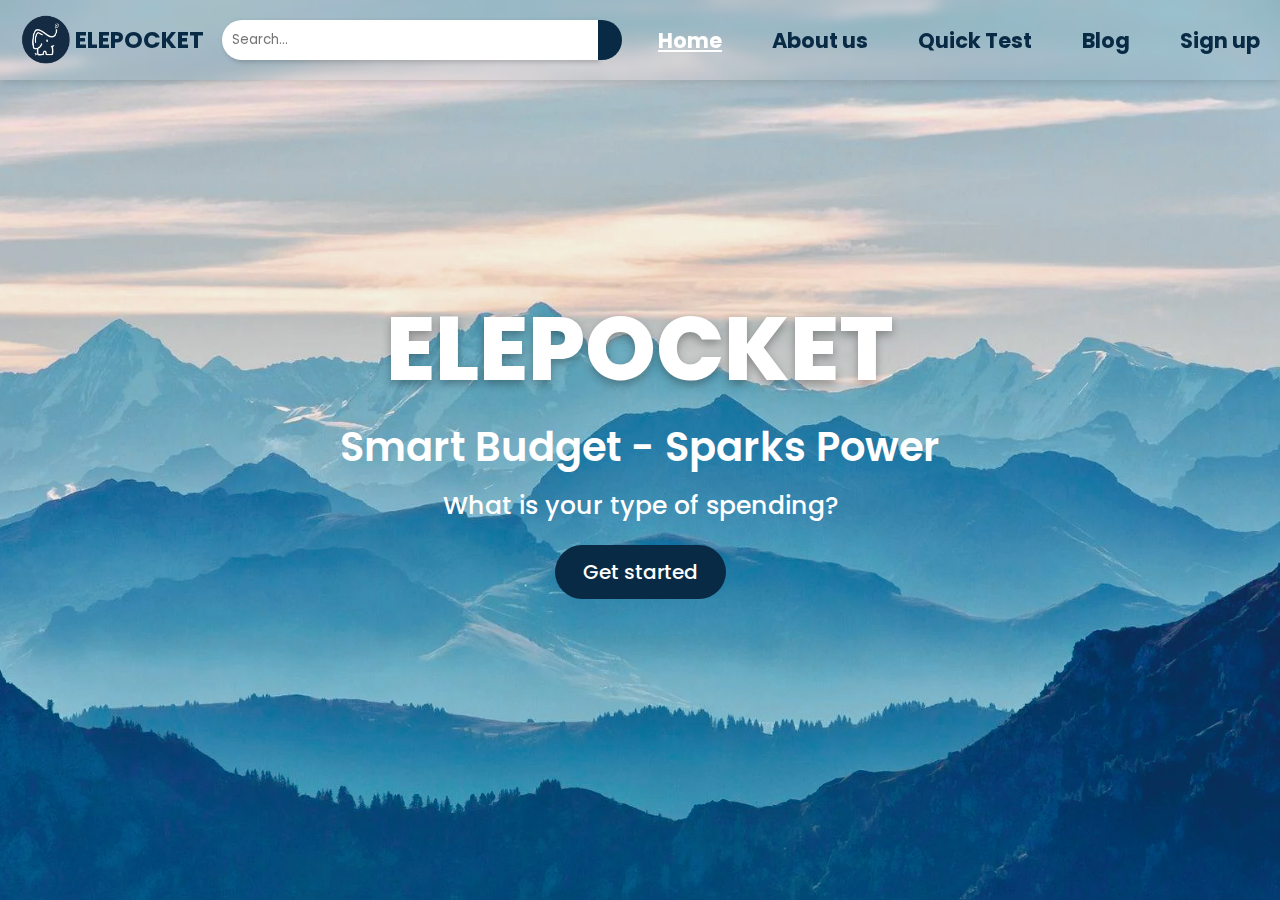
<file: index.html>
<!DOCTYPE html>
<html lang="vi">
    <head>
        <meta charset="UTF-8">
        <meta name="viewport" content="width=device-width, initial-scale=1">
        <title>Home</title>
        <link rel="icon" type="image/png" sizes="16x16" href="images/ava.png">
        <link rel="stylesheet" href="style1.css">
    </head>
    <body>
        <header class="navbar">
            <div class="logo-name">
                <img src="images/ava.png" alt="Logo ELEPOCKET" class="logo">
                <a href="/index.html">
                    <span class="name">ELEPOCKET</span>
                </a>
            </div>
            <div class="search-box">
                <input type="text" placeholder="Search...">
                <button type="button"></button>
            </div>
            <nav class="menu">
                <a href="/index.html" class="home">Home</a>
                <a href="/aboutus.html">About us</a>
                <a href="/quicktest.html">Quick Test</a>
                <a href="/blog.html">Blog</a>
                <a href="/signup.html">Sign up</a>
            </nav>
        </header>
        <div class="center">
            <h1>
                <a href="/index.html">ELEPOCKET</a>
            </h1>
            <h3>Smart Budget - Sparks&nbsp;Power</h3>
            <h5>What is your type of spending?</h5>
            <a href="/quicktest.html" class="btn">Get started</a>
        </div>
    </body>
</html>
</file>
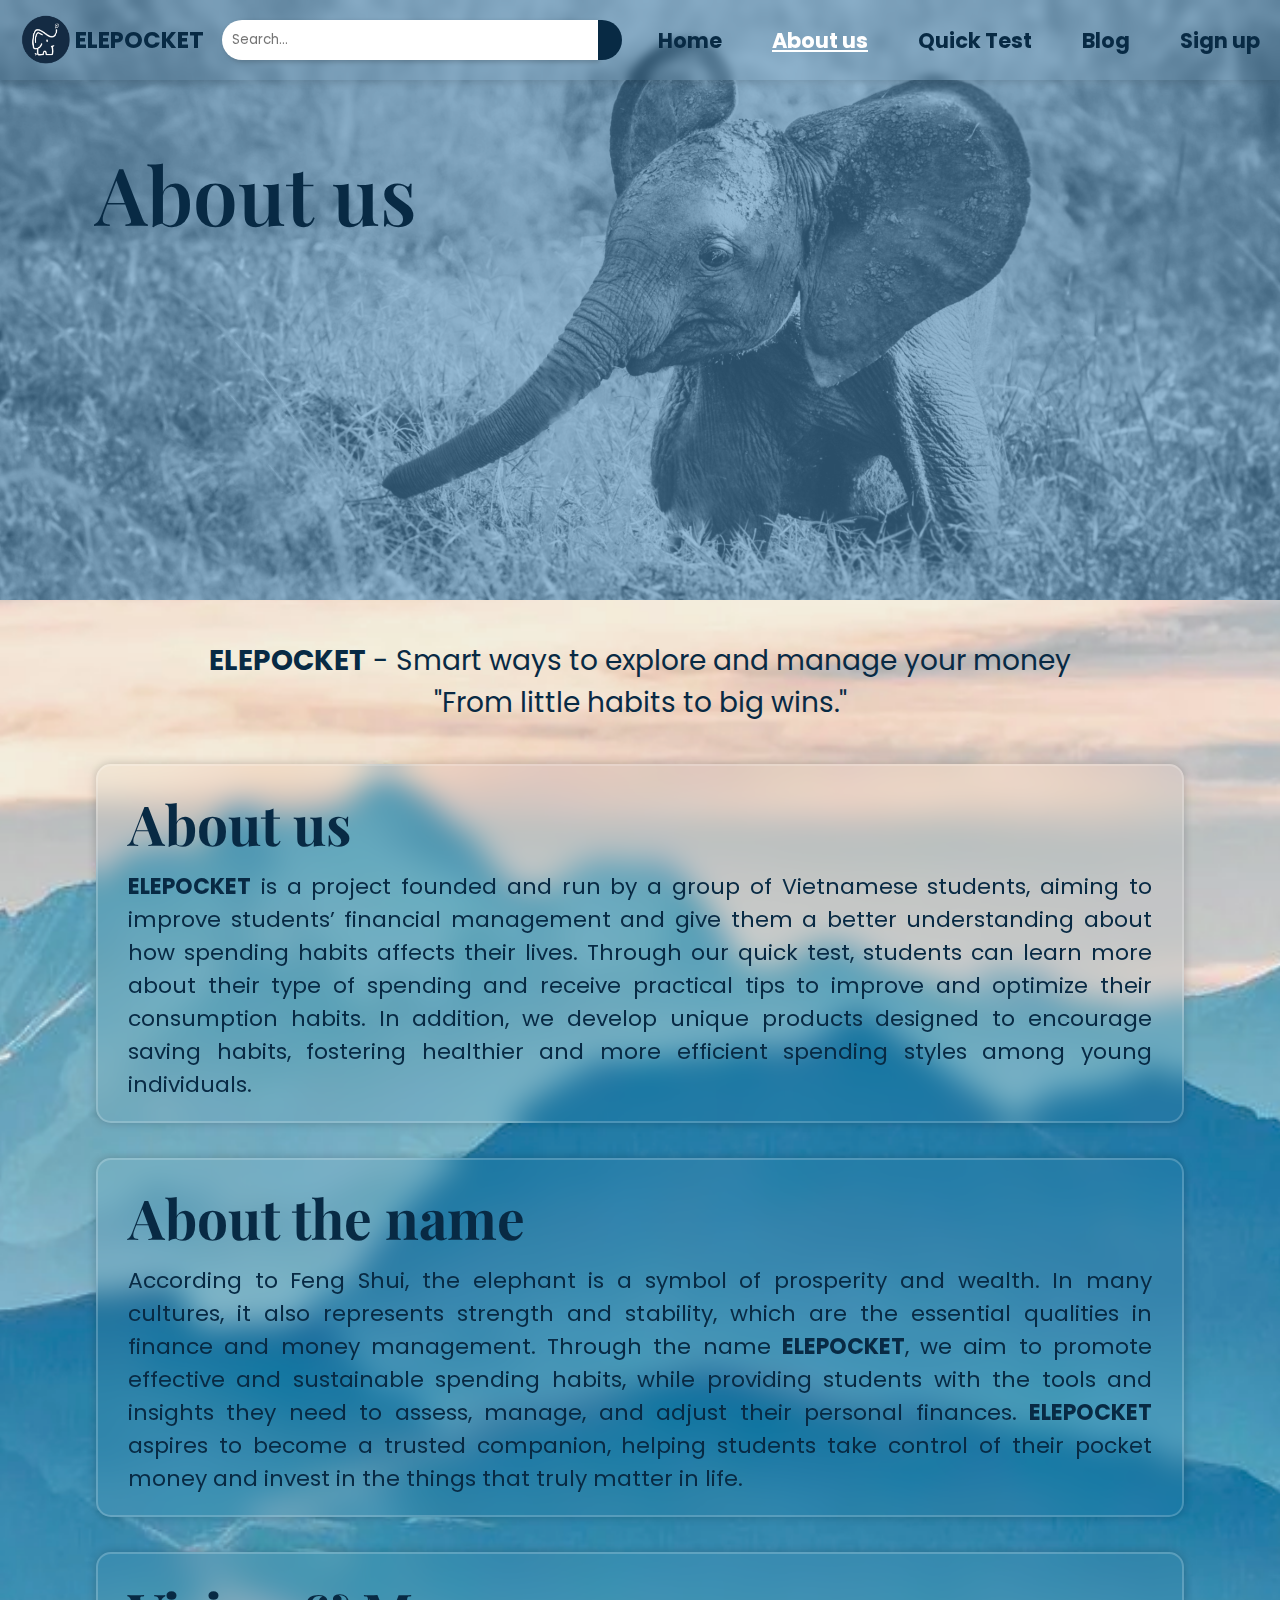
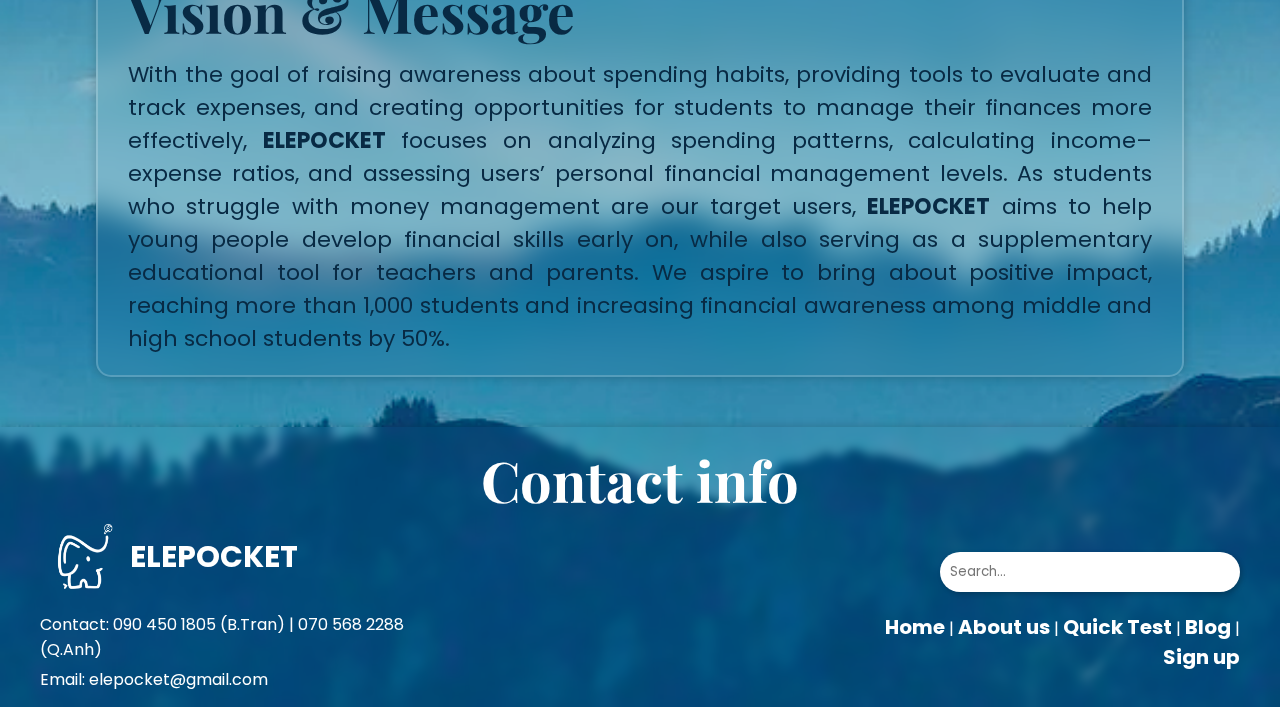
<file: aboutus.html>
<!DOCTYPE html>
<html lang="vi">
    <head>
        <meta charset="UTF-8">
        <meta name="viewport" content="width=device-width, initial-scale=1">
        <title>About us</title>
        <link rel="icon" type="image/png" sizes="16x16" href="images/ava.png">
        <link rel="stylesheet" href="style1.css">
    </head>
    <body>
        <header class="navbar">
            <div class="logo-name">
                <img src="images/ava.png" alt="Logo ELEPOCKET" class="logo">
                <a href="index.html">
                    <span class="name">ELEPOCKET</span>
                </a>
            </div>
            <div class="search-box">
                <input type="text" placeholder="Search...">
                <button type="button"></button>
            </div>
            <nav class="menu">
                <a href="index.html">Home</a>
                <a href="aboutus.html" class="aboutus">About us</a>
                <a href="quicktest.html">Quick Test</a>
                <a href="blog.html">Blog</a>
                <a href="signup.html">Sign up</a>
            </nav>
        </header>
        <div class="elephant">
            <img src="images/elephant.png" alt="Ảnh chú voi con trắng đen" class="ele">
            <h3 class="title-aboutus">About us</h3>
        </div>
        <div class="quote">
            <p><span class="highlight">ELEPOCKET</span> - Smart ways to explore and manage your money</p>
            <p>"From little habits to big wins."</p>
        </div>
        <section class="info-ele">
            <div class="about-us">
                <h4>About us</h4>
                <p><span class="highlight">ELEPOCKET</span> is a project founded and run by a group of Vietnamese students, aiming to improve students’ financial management and give them a better understanding about how spending habits affects their lives. Through our quick test, students can learn more about their type of spending and receive practical tips to improve and optimize their consumption habits. In addition, we develop unique products designed to encourage saving habits, fostering healthier and more efficient spending styles among young individuals.</p>
            </div>
            <div class="about-the-name">
                <h4>About the name</h4>
                <p>According to Feng Shui, the elephant is a symbol of prosperity and wealth. In many cultures, it also represents strength and stability, which are the essential qualities in finance and money management. Through the name <span class="highlight">ELEPOCKET</span>, we aim to promote effective and sustainable spending habits, while providing students with the tools and insights they need to assess, manage, and adjust their personal finances. <span class="highlight">ELEPOCKET</span> aspires to become a trusted companion, helping students take control of their pocket money and invest in the things that truly matter in life.</p>
            </div>
            <div class="vision-message">
                <h4>Vision & Message</h4>
                <p>With the goal of raising awareness about spending habits, providing tools to evaluate and track expenses, and creating opportunities for students to manage their finances more effectively, <span class="highlight">ELEPOCKET</span> focuses on analyzing spending patterns, calculating income–expense ratios, and assessing users’ personal financial management levels.
                As students who struggle with money management are our target users, <span class="highlight">ELEPOCKET</span> aims to help young people develop financial skills early on, while also serving as a supplementary educational tool for teachers and parents. We aspire to bring about positive impact, reaching more than 1,000 students and increasing financial awareness among middle and high school students by 50%.
                </p>
            </div>
        </section>
        <footer class="contact-info">
            <div class="contact-left">
                <div class="logo-name">
                    <img src="images/white-ava.png  " alt="Logo ELEPOCKET" class="logo">
                    <a href="index.html">
                        <span class="name">ELEPOCKET</span>
                    </a>
                </div>
                <div class="phone-email">
                    <p>Contact: 090 450 1805 (B.Tran) | 070 568 2288 (Q.Anh)</p>
                    <p>Email: <a href="mailto:elepocket@gmail.com">elepocket@gmail.com</a></p>
                </div>
            </div>
            <div class="contact-center">
                <h3>Contact info</h3>
            </div>
            <div class="contact-right">
                <input type="text" placeholder="Search...">
                <nav class="menu">
                    <a href="index.html">Home</a> |
                    <a href="aboutus.html">About us</a> |
                    <a href="quicktest.html">Quick Test</a> |
                    <a href="blog.html">Blog</a> |
                    <a href="signup.html">Sign up</a>
                </nav>
            </div>
        </footer>
    </body>
</file>
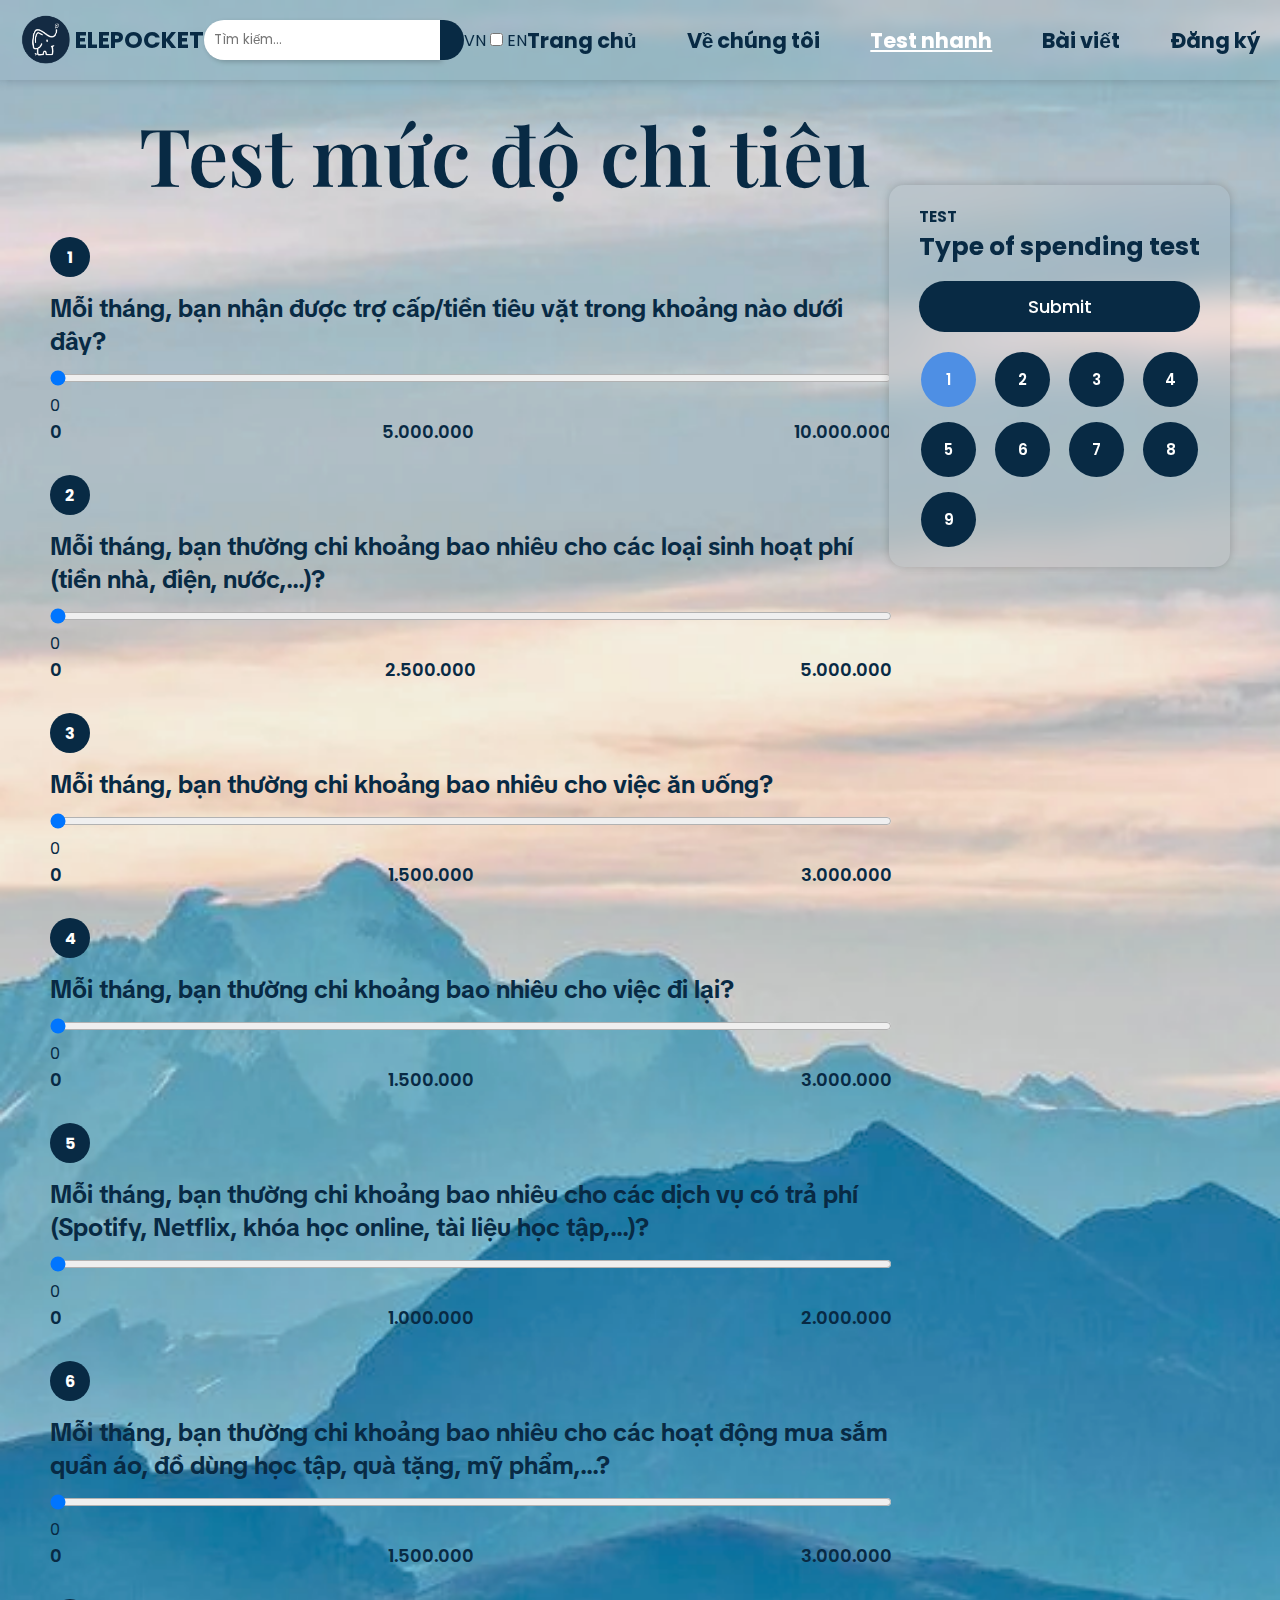
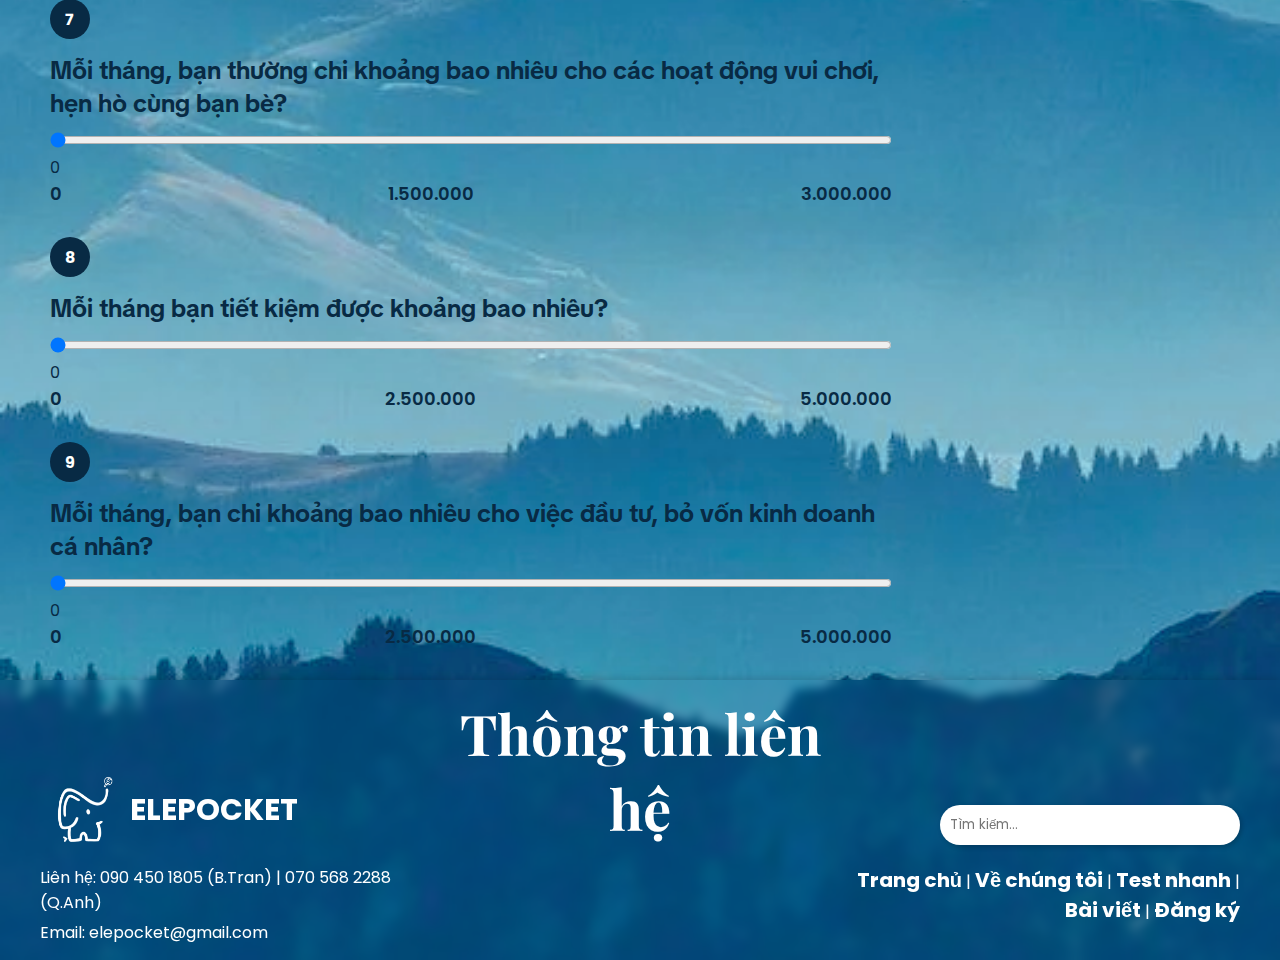
<file: dependent.html>
<!DOCTYPE html>
<html lang="vi">
    <head>
        <meta charset="UTF-8">
        <meta name="viewport" content="width=device-width, initial-scale=1">
        <title>Independent Test</title>
        <link rel="icon" type="image/png" sizes="16x16" href="images/ava.png">
        <link rel="stylesheet" href="style1.css">
        <script src="script.js" defer></script>
        <script src="analyzing/dependent.js" defer></script>
    </head>
    <body class="body1">
        <header class="navbar">
            <div class="logo-name">
                <img src="images/ava.png" alt="Logo ELEPOCKET" class="logo">
                <a href="index.html">
                    <span class="name">ELEPOCKET</span>
                </a>
            </div>
            <div class="search-box">
                <input type="text" data-lang="search-placeholder" placeholder="Search...">
                <button type="button"></button>
            </div>
            <div class="lang-switch-wrapper">
                <span class="lang-label">VN</span>
                <label class="switch">
                    <input type="checkbox" id="language-toggle">
                    <span class="slider round"></span>
                </label>
                <span class="lang-label">EN</span>
            </div>
            <nav class="menu">
                <a href="index.html" data-lang="nav-home">Home</a>
                <a href="aboutus.html" data-lang="nav-about">About us</a>
                <a href="quicktest.html" class="quicktest" data-lang="nav-quicktest">Quick Test</a>
                <a href="blog.html" data-lang="nav-blog">Blog</a>
                <a href="signup.html" data-lang="nav-signup">Sign up</a>
            </nav>
        </header>
        <div class="container">
            <h3 class="main-test" data-lang="type-of-spending-test">Type of spending test</h3>
            <div class="question-box">
                <section class="income">
                    <div class="question1" id="q1">1</div>
                    <p data-lang="income-depe">Which of the following ranges best describes the monthly allowance or financial support you receive?</p>
                    <div class="slider-container">
                        <input type="range" min="0" max="10000000" step="100000" value="0" class="range-input">
                        <span class="range-value">800.000</span>
                        <div class="slider-labels">
                            <span>0</span>
                            <span>5.000.000</span>
                            <span>10.000.000</span>
                        </div>
                    </div>
                </section>
                <section class="expenditure">
                    <!--NEEDS-->
                    <div class="question2" id="q2">2</div>
                    <p data-lang="needs-1">On average, how much do you spend per month on living expenses (rent, electricity, water, etc.)?</p>
                    <div class="slider-container">
                        <input type="range" min="0" max="5000000" step="100000" value="0" class="range-input">
                        <span class="range-value">800.000</span>
                        <div class="slider-labels">
                            <span>0</span>
                            <span>2.500.000</span>
                            <span>5.000.000</span>
                        </div>
                    </div>
                    <div class="question3" id="q3">3</div>
                    <p data-lang="needs-2">On average, how much do you spend per month on food and beverages?</p>
                    <div class="slider-container">
                        <input type="range" min="0" max="3000000" step="100000" value="0" class="range-input">
                        <span class="range-value">800.000</span>
                        <div class="slider-labels">
                            <span>0</span>
                            <span>1.500.000</span>
                            <span>3.000.000</span>
                        </div>
                    </div>
                    <div class="question4" id="q4">4</div>
                    <p data-lang="needs-3">On average, how much do you spend per month on transportation?</p>
                    <div class="slider-container">
                        <input type="range" min="0" max="3000000" step="100000" value="0" class="range-input">
                        <span class="range-value">800.000</span>
                        <div class="slider-labels">
                            <span>0</span>
                            <span>1.500.000</span>
                            <span>3.000.000</span>
                        </div>
                    </div>
                    <!--WANTS-->
                    <div class="question5" id="q5">5</div>
                    <p data-lang="wants-1">On average, how much do you spend per month on paid services (e.g. Spotify, Netflix, online courses, learning materials,...)?</p>
                    <div class="slider-container">
                        <input type="range" min="0" max="2000000" step="100000" value="0" class="range-input">
                        <span class="range-value">800.000</span>
                        <div class="slider-labels">
                            <span>0</span>
                            <span>1.000.000</span>
                            <span>2.000.000</span>
                        </div>
                    </div>
                    <div class="question6" id="q6">6</div>
                    <p data-lang="wants-2">On average, how much do you spend per month on shopping, such as clothing, school supplies, gifts, cosmetics,...?</p>
                    <div class="slider-container">
                        <input type="range" min="0" max="3000000" step="100000" value="0" class="range-input">
                        <span class="range-value">800.000</span>
                        <div class="slider-labels">
                            <span>0</span>
                            <span>1.500.000</span>
                            <span>3.000.000</span>
                        </div>
                    </div>
                    <div class="question7" id="q7">7</div>
                    <p data-lang="wants-3">On average, how much do you spend per month on leisure activities or social outings with friends?</p>
                    <div class="slider-container">
                        <input type="range" min="0" max="3000000" step="100000" value="0" class="range-input">
                        <span class="range-value">800.000</span>
                        <div class="slider-labels">
                            <span>0</span>
                            <span>1.500.000</span>
                            <span>3.000.000</span>
                        </div>
                    </div>
                </section>
                <section class="savings">
                    <div class="question8" id="q8">8</div>
                    <p data-lang="savings-1">On average, how much money do you save per month?</p>
                    <div class="slider-container">
                        <input type="range" min="0" max="5000000" step="100000" value="0" class="range-input">
                        <span class="range-value">800.000</span>
                        <div class="slider-labels">
                            <span>0</span>
                            <span>2.500.000</span>
                            <span>5.000.000</span>
                        </div>
                    </div>
                    <div class="question9" id="q9">9</div>
                    <p data-lang="savings-2">On average, how much do you spend per month on investments or personal business capital?</p>
                    <div class="slider-container">
                        <input type="range" min="0" max="5000000" step="100000" value="0" class="range-input">
                        <span class="range-value">800.000</span>
                        <div class="slider-labels">
                            <span>0</span>
                            <span>2.500.000</span>
                            <span>5.000.000</span>
                        </div>
                    </div>
                </section>
            </div>
        </div>
        <div class="question-choice">
            <h5>TEST</h5>
            <h2>Type of spending test</h2>
            <button class="submit-btn">Submit</button>
            <div class="grid">
                <button class="active">1</button>
                <button>2</button>
                <button>3</button>
                <button>4</button>
                <button>5</button>
                <button>6</button>
                <button>7</button>
                <button>8</button>
                <button>9</button>
            </div>
        </div>
        <footer class="contact-info">
            <div class="contact-left">
                <div class="logo-name">
                    <img src="images/white-ava.png  " alt="Logo ELEPOCKET" class="logo">
                    <a href="index.html">
                        <span class="name">ELEPOCKET</span>
                    </a>
                </div>
                <div class="phone-email">
                    <p><span data-lang="contact-label">Contact</span>: 090 450 1805 (B.Tran) | 070 568 2288 (Q.Anh)</p>
                    <p>Email: <a href="mailto:elepocket@gmail.com">elepocket@gmail.com</a></p>
                </div>
            </div>
            <div class="contact-center">
                <h3 data-lang="footer-info-title">Contact info</h3>
            </div>
            <div class="contact-right">
                <input type="text" data-lang="search-placeholder" placeholder="Search...">
                <nav class="menu">
                    <a href="index.html" data-lang="nav-home">Home</a> |
                    <a href="aboutus.html" data-lang="nav-about">About us</a> |
                    <a href="quicktest.html" data-lang="nav-quicktest">Quick Test</a> |
                    <a href="blog.html" data-lang="nav-blog">Blog</a> |
                    <a href="signup.html" data-lang="nav-signup">Sign up</a>
                </nav>
            </div>
        </footer>
        <script src="lang.js"></script>
    </body>
</html>
</file>
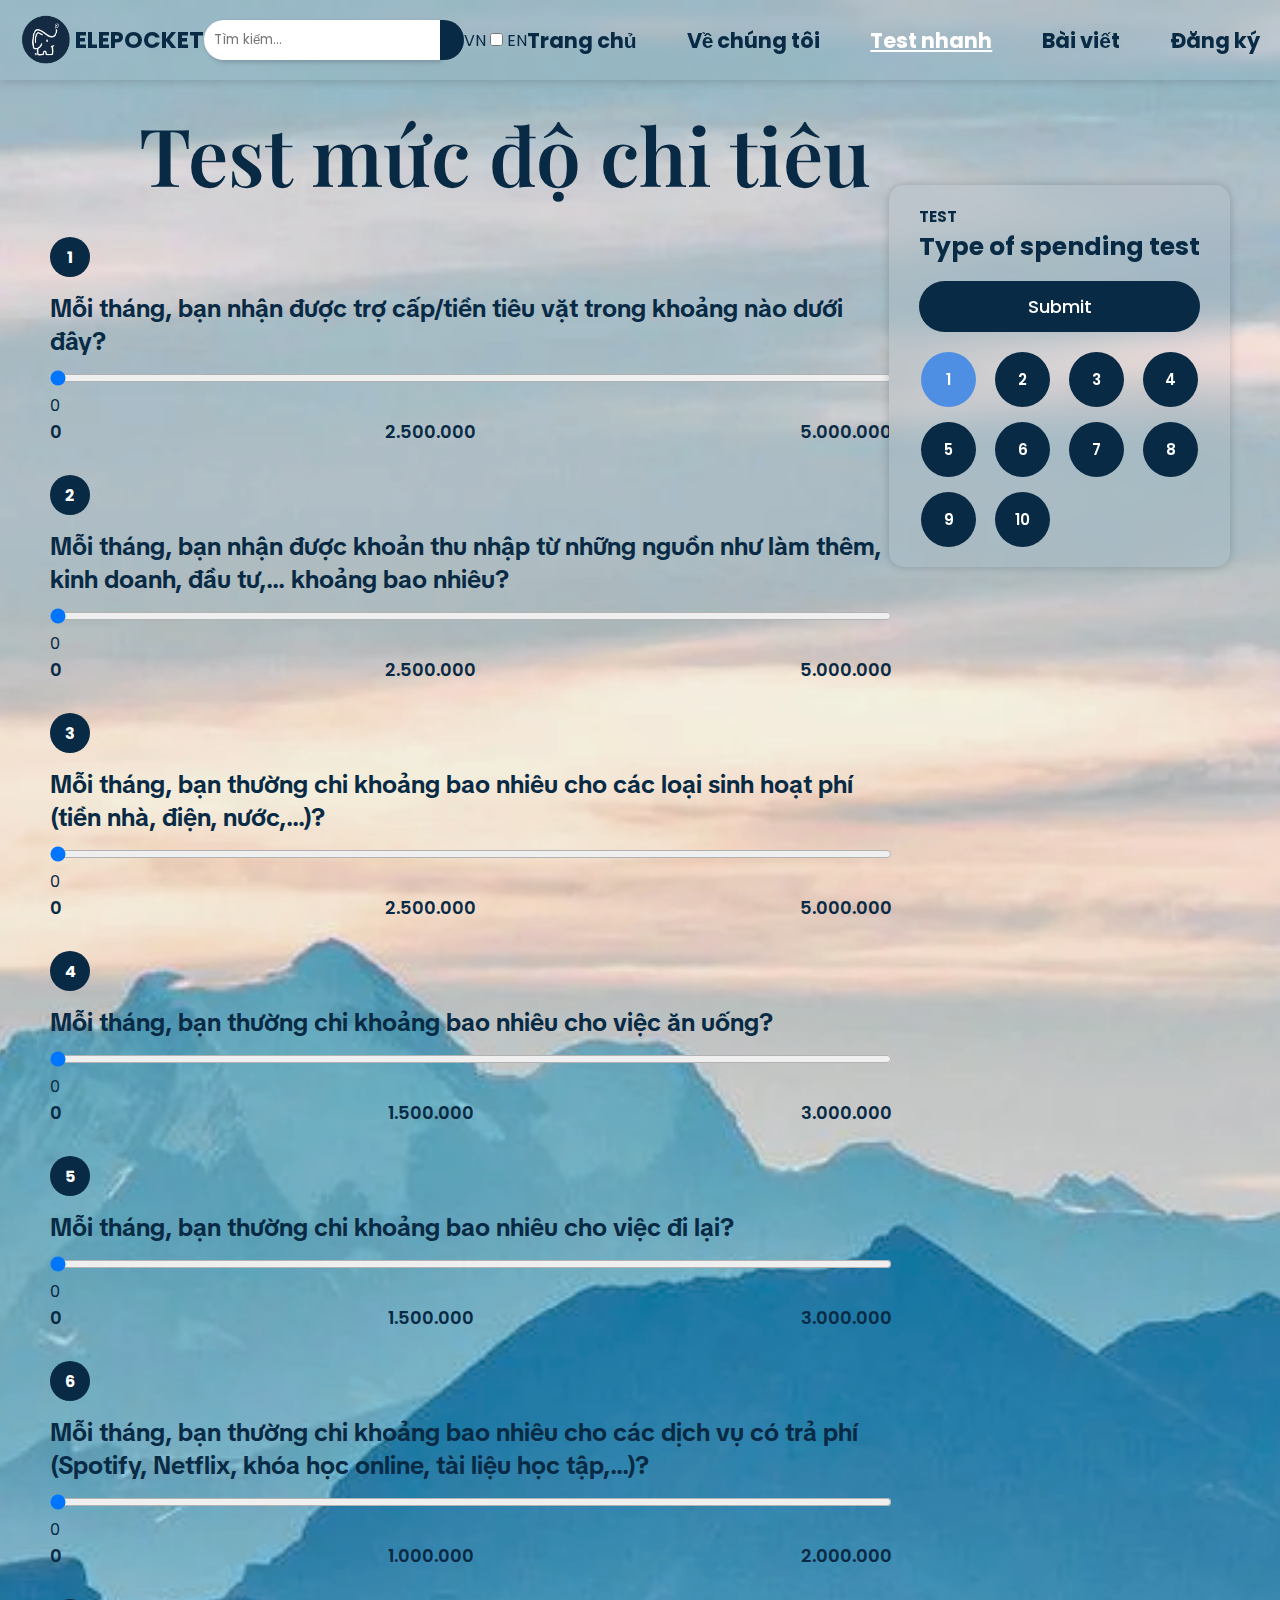
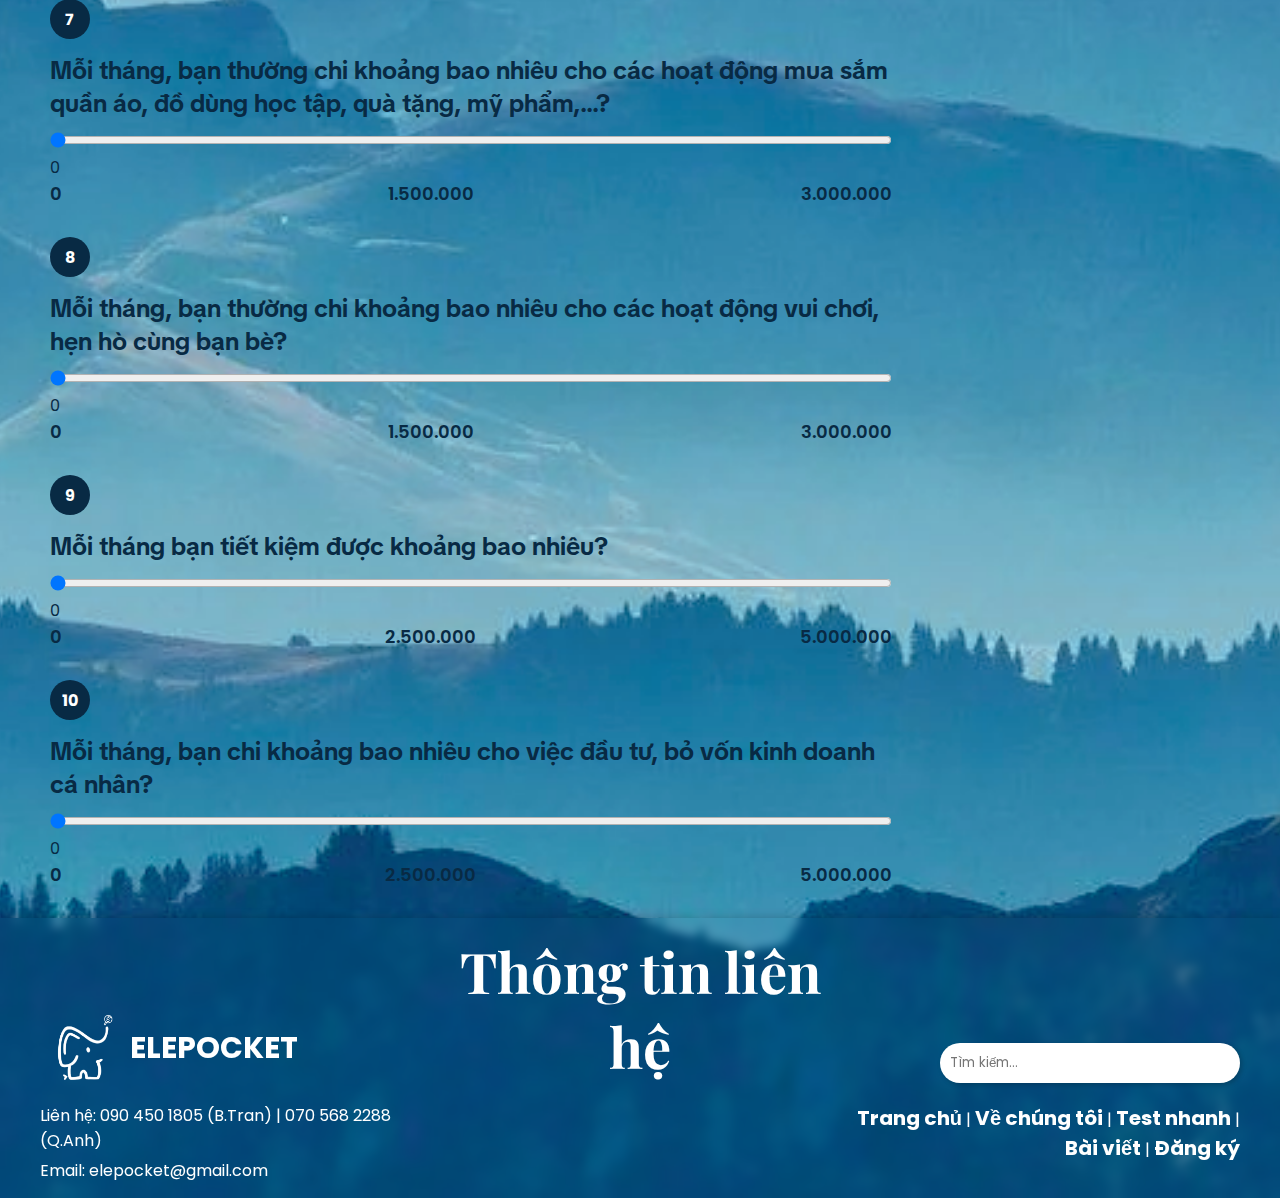
<file: half-independent.html>
<!DOCTYPE html>
<html lang="vi">
    <head>
        <meta charset="UTF-8">
        <meta name="viewport" content="width=device-width, initial-scale=1">
        <title>Independent Test</title>
        <link rel="icon" type="image/png" sizes="16x16" href="images/ava.png">
        <link rel="stylesheet" href="style1.css">
        <script src="script.js" defer></script>
        <script src="analyzing/half-independent.js" defer></script>
    </head>
    <body class="body1">
        <header class="navbar">
            <div class="logo-name">
                <img src="images/ava.png" alt="Logo ELEPOCKET" class="logo">
                <a href="index.html">
                    <span class="name">ELEPOCKET</span>
                </a>
            </div>
            <div class="search-box">
                <input type="text" data-lang="search-placeholder" placeholder="Search...">
                <button type="button"></button>
            </div>
            <div class="lang-switch-wrapper">
                <span class="lang-label">VN</span>
                <label class="switch">
                    <input type="checkbox" id="language-toggle">
                    <span class="slider round"></span>
                </label>
                <span class="lang-label">EN</span>
            </div>
            <nav class="menu">
                <a href="index.html" data-lang="nav-home">Home</a>
                <a href="aboutus.html" data-lang="nav-about">About us</a>
                <a href="quicktest.html" class="quicktest" data-lang="nav-quicktest">Quick Test</a>
                <a href="blog.html"data-lang="nav-blog">Blog</a>
                <a href="signup.html" data-lang="nav-signup">Sign up</a>
            </nav>
        </header>
        <div class="container">
            <h3 class="main-test" data-lang="type-of-spending-test">Type of spending test</h3>
            <div class="question-box">
                <section class="income">
                    <div class="question1" id="q1">1</div>
                    <p data-lang="income-half-1">Which of the following ranges best describes the monthly allowance or financial support you receive?</p>
                    <div class="slider-container">
                        <input type="range" min="0" max="5000000" step="100000" value="0" class="range-input">
                        <span class="range-value">800.000</span>
                        <div class="slider-labels">
                            <span>0</span>
                            <span>2.500.000</span>
                            <span>5.000.000</span>
                        </div>
                    </div>
                    <div class="question2" id="q2">2</div>
                    <p data-lang="income-half-2">On average, how much is your monthly income from other sources (e.g. part-time work, business activities, investments,...)?</p>
                    <div class="slider-container">
                        <input type="range" min="0" max="5000000" step="100000" value="0" class="range-input">
                        <span class="range-value">800.000</span>
                        <div class="slider-labels">
                            <span>0</span>
                            <span>2.500.000</span>
                            <span>5.000.000</span>
                        </div>
                    </div>
                </section>
                <section class="expenditure">
                    <!--NEEDS-->
                    <div class="question3" id="q3">3</div>
                    <p data-lang="needs-1">On average, how much do you spend per month on living expenses (rent, electricity, water, etc.)?</p>
                    <div class="slider-container">
                        <input type="range" min="0" max="5000000" step="100000" value="0" class="range-input">
                        <span class="range-value">800.000</span>
                        <div class="slider-labels">
                            <span>0</span>
                            <span>2.500.000</span>
                            <span>5.000.000</span>
                        </div>
                    </div>
                    <div class="question4" id="q4">4</div>
                    <p data-lang="needs-2">On average, how much do you spend per month on food and beverages?</p>
                    <div class="slider-container">
                        <input type="range" min="0" max="3000000" step="100000" value="0" class="range-input">
                        <span class="range-value">800.000</span>
                        <div class="slider-labels">
                            <span>0</span>
                            <span>1.500.000</span>
                            <span>3.000.000</span>
                        </div>
                    </div>
                    <div class="question5" id="q5">5</div>
                    <p data-lang="needs-3">On average, how much do you spend per month on transportation?</p>
                    <div class="slider-container">
                        <input type="range" min="0" max="3000000" step="100000" value="0" class="range-input">
                        <span class="range-value">800.000</span>
                        <div class="slider-labels">
                            <span>0</span>
                            <span>1.500.000</span>
                            <span>3.000.000</span>
                        </div>
                    </div>
                    <!--WANTS-->
                    <div class="question6" id="q6">6</div>
                    <p data-lang="wants-1">On average, how much do you spend per month on paid services (e.g. Spotify, Netflix, online courses, learning materials,...)?</p>
                    <div class="slider-container">
                        <input type="range" min="0" max="1000000" step="100000" value="0" class="range-input">
                        <span class="range-value">800.000</span>
                        <div class="slider-labels">
                            <span>0</span>
                            <span>1.000.000</span>
                            <span>2.000.000</span>
                        </div>
                    </div>
                    <div class="question7" id="q7">7</div>
                    <p data-lang="wants-2">On average, how much do you spend per month on shopping, such as clothing, school supplies, gifts, cosmetics,...?</p>
                    <div class="slider-container">
                        <input type="range" min="0" max="3000000" step="100000" value="0" class="range-input">
                        <span class="range-value">800.000</span>
                        <div class="slider-labels">
                            <span>0</span>
                            <span>1.500.000</span>
                            <span>3.000.000</span>
                        </div>
                    </div>
                    <div class="question8" id="q8">8</div>
                    <p data-lang="wants-3">On average, how much do you spend per month on leisure activities or social outings with friends?</p>
                    <div class="slider-container">
                        <input type="range" min="0" max="3000000" step="100000" value="0" class="range-input">
                        <span class="range-value">800.000</span>
                        <div class="slider-labels">
                            <span>0</span>
                            <span>1.500.000</span>
                            <span>3.000.000</span>
                        </div>
                    </div>
                </section>
                <section class="savings">
                    <div class="question9" id="q9">9</div>
                    <p data-lang="savings-1">On average, how much money do you save per month?</p>
                    <div class="slider-container">
                        <input type="range" min="0" max="5000000" step="100000" value="0" class="range-input">
                        <span class="range-value">800.000</span>
                        <div class="slider-labels">
                            <span>0</span>
                            <span>2.500.000</span>
                            <span>5.000.000</span>
                        </div>
                    </div>
                    <div class="question10" id="q10">10</div>
                    <p data-lang="savings-2">On average, how much do you spend per month on investments or personal business capital?</p>
                    <div class="slider-container">
                        <input type="range" min="0" max="5000000" step="100000" value="0" class="range-input">
                        <span class="range-value">800.000</span>
                        <div class="slider-labels">
                            <span>0</span>
                            <span>2.500.000</span>
                            <span>5.000.000</span>
                        </div>
                    </div>
                </section>
            </div>
        </div>
        <div class="question-choice">
            <h5>TEST</h5>
            <h2>Type of spending test</h2>
            <button class="submit-btn">Submit</button>
            <div class="grid">
                <button class="active">1</button>
                <button>2</button>
                <button>3</button>
                <button>4</button>
                <button>5</button>
                <button>6</button>
                <button>7</button>
                <button>8</button>
                <button>9</button>
                <button>10</button>
            </div>
        </div>
        <footer class="contact-info">
            <div class="contact-left">
                <div class="logo-name">
                    <img src="images/white-ava.png  " alt="Logo ELEPOCKET" class="logo">
                    <a href="index.html">
                        <span class="name">ELEPOCKET</span>
                    </a>
                </div>
                <div class="phone-email">
                    <p><span data-lang="contact-label">Contact</span>: 090 450 1805 (B.Tran) | 070 568 2288 (Q.Anh)</p>
                    <p>Email: <a href="mailto:elepocket@gmail.com">elepocket@gmail.com</a></p>
                </div>
            </div>
            <div class="contact-center">
                <h3 data-lang="footer-info-title">Contact info</h3>
            </div>
            <div class="contact-right">
                <input type="text" data-lang="search-placeholder" placeholder="Search...">
                <nav class="menu">
                    <a href="index.html" data-lang="nav-home">Home</a> |
                    <a href="aboutus.html" data-lang="nav-about">About us</a> |
                    <a href="quicktest.html" data-lang="nav-quicktest">Quick Test</a> |
                    <a href="blog.html" data-lang="nav-blog">Blog</a> |
                    <a href="signup.html" data-lang="nav-signup">Sign up</a>
                </nav>
            </div>
        </footer>
        <script src="lang.js"></script>
    </body>
</html>
</file>
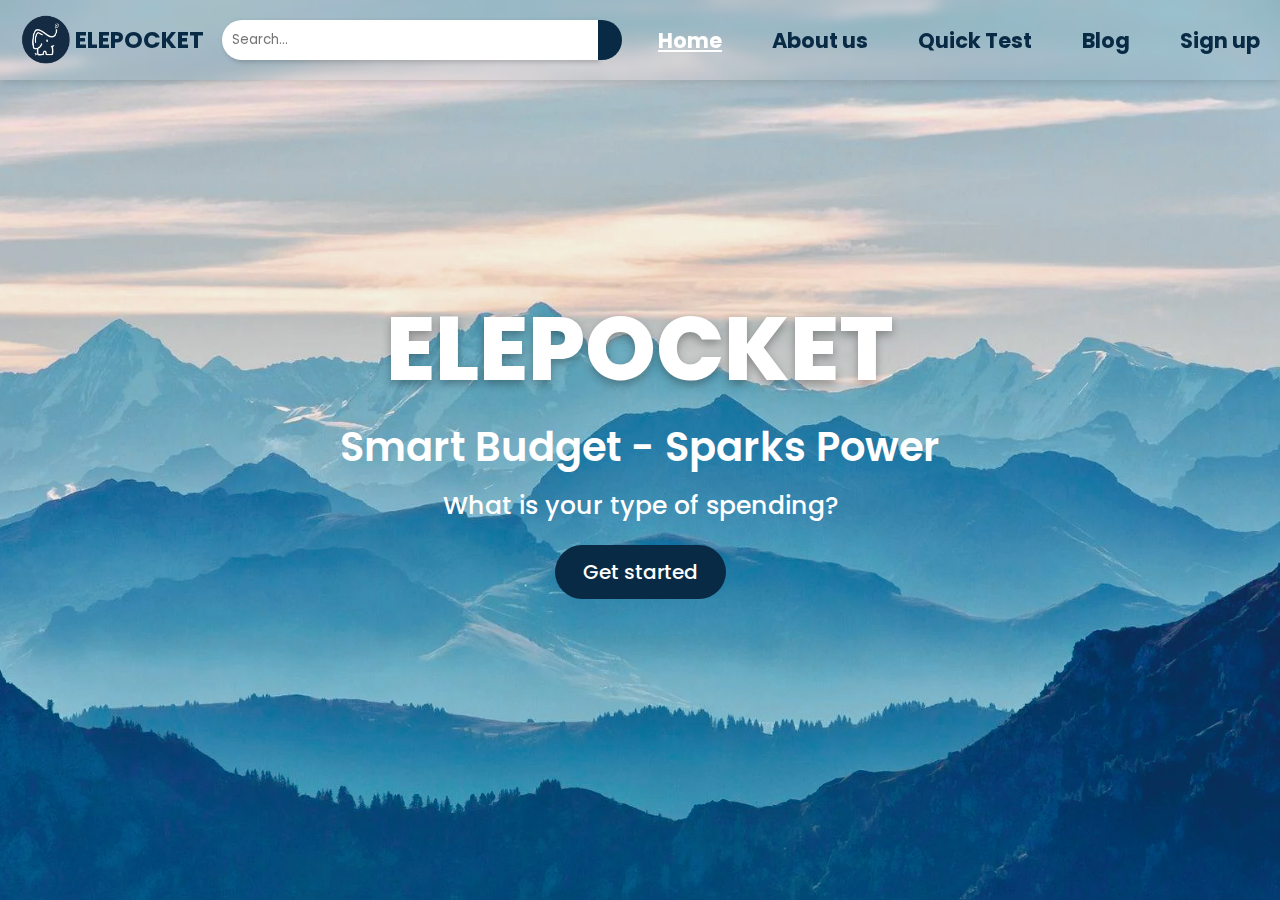
<file: home.html>
<!DOCTYPE html>
<html lang="vi">
    <head>
        <meta charset="UTF-8">
        <meta name="viewport" content="width=device-width, initial-scale=1">
        <title>Home</title>
        <link rel="icon" type="image/png" sizes="16x16" href="images/ava.png">
        <link rel="stylesheet" href="style1.css">
    </head>
    <body>
        <header class="navbar">
            <div class="logo-name">
                <img src="images/ava.png" alt="Logo ELEPOCKET" class="logo">
                <a href="/home.html">
                    <span class="name">ELEPOCKET</span>
                </a>
            </div>
            <div class="search-box">
                <input type="text" placeholder="Search...">
                <button type="button"></button>
            </div>
            <nav class="menu">
                <a href="/home.html" class="home">Home</a>
                <a href="/aboutus.html">About us</a>
                <a href="/quicktest.html">Quick Test</a>
                <a href="/blog.html">Blog</a>
                <a href="/signup.html">Sign up</a>
            </nav>
        </header>
        <div class="center">
            <h1>
                <a href="/home.html">ELEPOCKET</a>
            </h1>
            <h3>Smart Budget - Sparks&nbsp;Power</h3>
            <h5>What is your type of spending?</h5>
            <a href="/quicktest.html" class="btn">Get started</a>
        </div>
    </body>
</html>
</file>
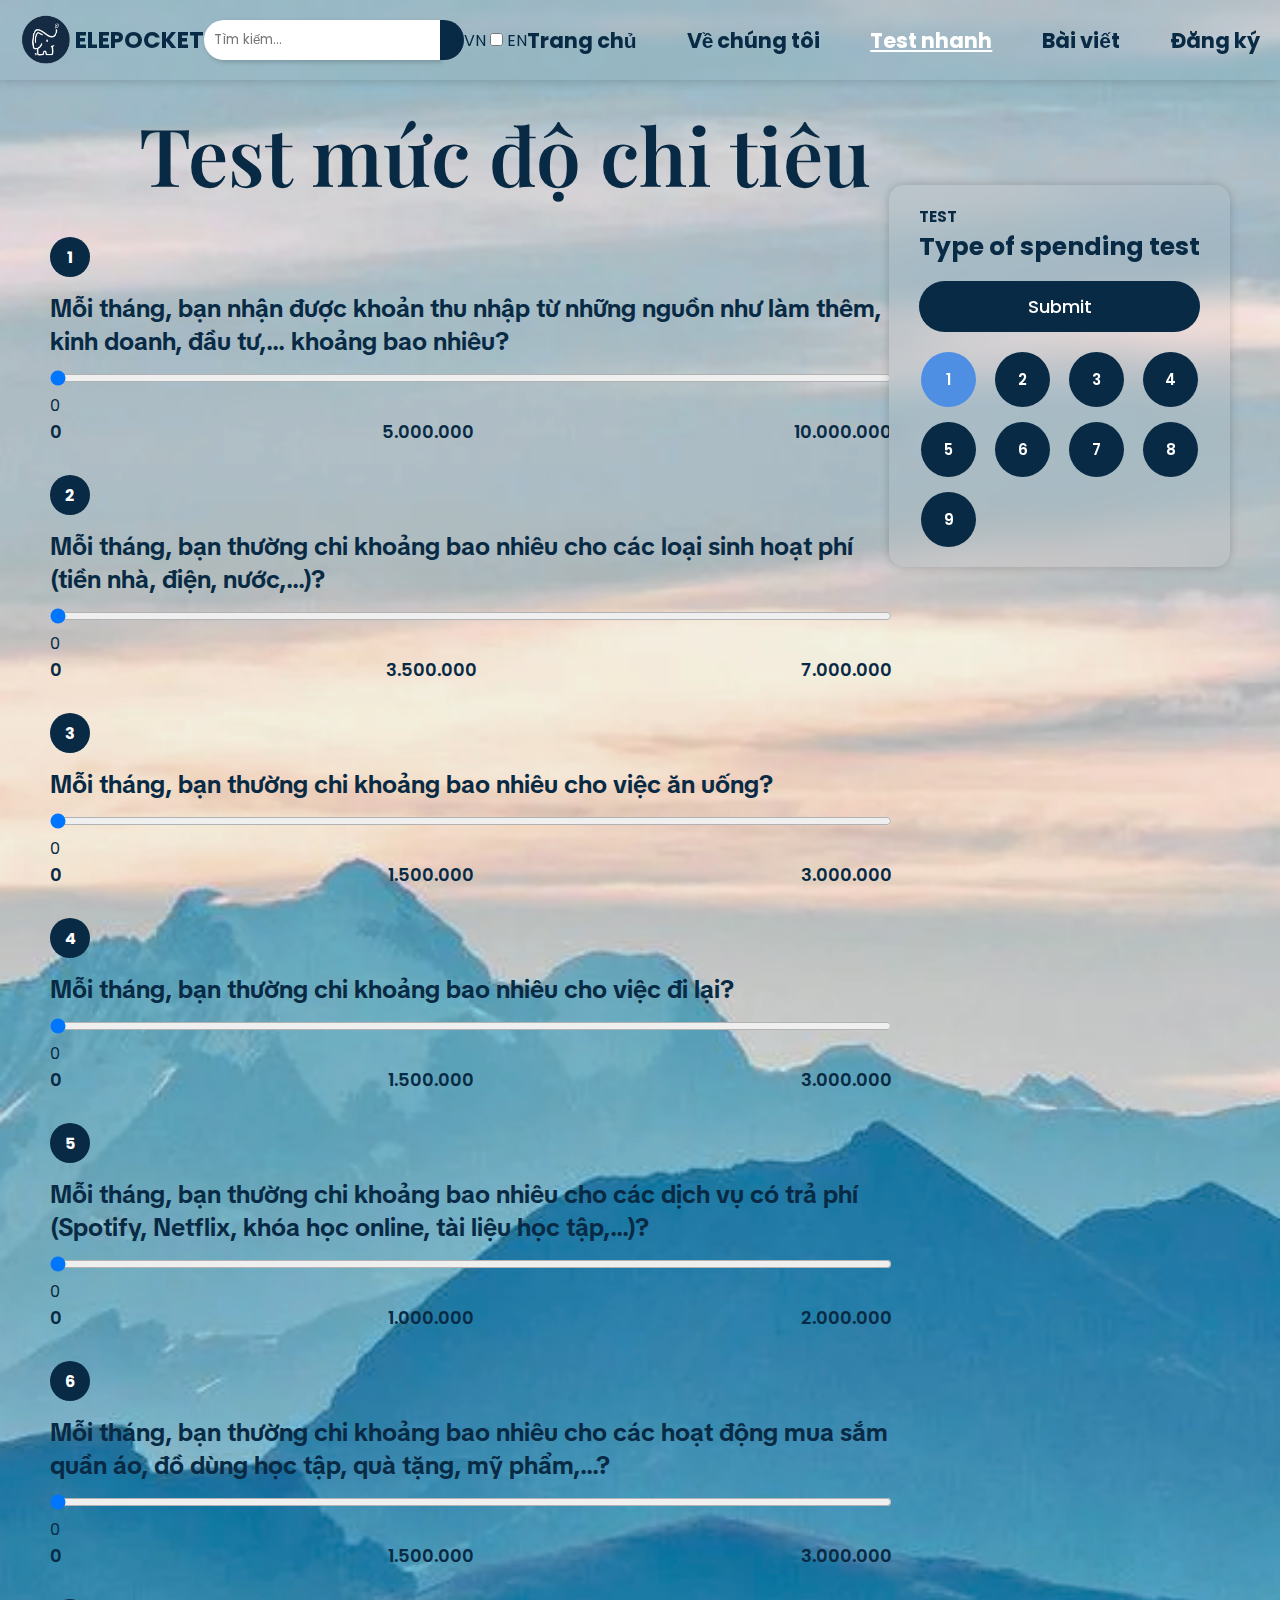
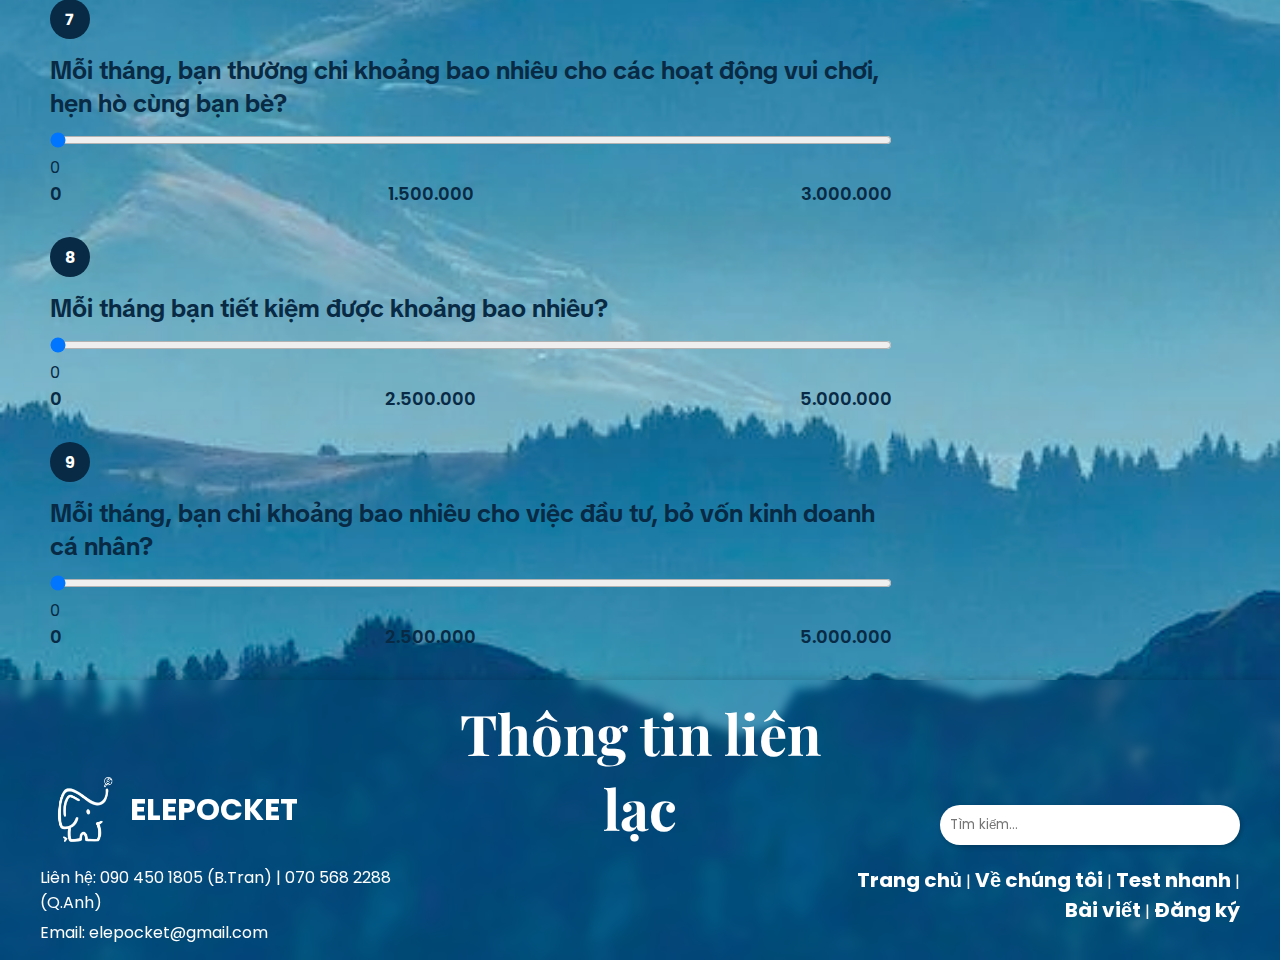
<file: independent.html>
<!DOCTYPE html>
<html lang="vi">
    <head>
        <meta charset="UTF-8">
        <meta name="viewport" content="width=device-width, initial-scale=1">
        <title>Independent Test</title>
        <link rel="icon" type="image/png" sizes="16x16" href="images/ava.png">
        <link rel="stylesheet" href="style1.css">
        <script src="script.js" defer></script>
        <script src="analyzing/independent.js" defer></script>
    </head>
    <body class="body1">
        <header class="navbar">
            <div class="logo-name">
                <img src="images/ava.png" alt="Logo ELEPOCKET" class="logo">
                <a href="index.html">
                    <span class="name">ELEPOCKET</span>
                </a>
            </div>
            <div class="search-box">
                <input type="text" data-lang="search-placeholder" placeholder="Search...">
                <button type="button"></button>
            </div>
            <div class="lang-switch-wrapper">
                <span class="lang-label">VN</span>
                <label class="switch">
                    <input type="checkbox" id="language-toggle">
                    <span class="slider round"></span>
                </label>
                <span class="lang-label">EN</span>
            </div>
            <nav class="menu">
                <a href="index.html" data-lang="nav-home">Home</a>
                <a href="aboutus.html" data-lang="nav-about">About us</a>
                <a href="quicktest.html" class="quicktest" data-lang="nav-quicktest">Quick Test</a>
                <a href="blog.html" data-lang="nav-blog">Blog</a>
                <a href="signup.html" data-lang="nav-signup">Sign up</a>
            </nav>
        </header>
        <div class="container">
            <h3 class="main-test" data-lang="type-of-spending-test">Type of spending test</h3>
            <div class="question-box">
                <!--INCOME-->
                <section class="income">
                    <div class="question1" id="q1">1</div>
                    <p data-lang="income-inde">On average, how much income do you earn per month from sources such as part-time work, business activities, or investments?</p>
                    <div class="slider-container">
                        <input type="range" min="0" max="10000000" step="100000" value="0" class="range-input">
                        <span class="range-value">0</span>
                        <div class="slider-labels">
                            <span>0</span>
                            <span>5.000.000</span>
                            <span>10.000.000</span>
                        </div>
                    </div>
                </section>
                <section class="expenditure">
                    <!--NEEDS-->
                    <div class="question2" id="q2">2</div>
                    <p data-lang="needs-1">On average, how much do you spend per month on living expenses (rent, electricity, water, etc.)?</p>
                    <div class="slider-container">
                        <input type="range" min="0" max="7000000" step="100000" value="0" class="range-input">
                        <span class="range-value">0</span>
                        <div class="slider-labels">
                            <span>0</span>
                            <span>3.500.000</span>
                            <span>7.000.000</span>
                        </div>
                    </div>
                    <div class="question3" id="q3">3</div>
                    <p data-lang="needs-2">On average, how much do you spend per month on food and beverages?</p>
                    <div class="slider-container">
                        <input type="range" min="0" max="3000000" step="100000" value="0" class="range-input">
                        <span class="range-value">0</span>
                        <div class="slider-labels">
                            <span>0</span>
                            <span>1.500.000</span>
                            <span>3.000.000</span>
                        </div>
                    </div>
                    <div class="question4" id="q4">4</div>
                    <p data-lang="needs-3">On average, how much do you spend per month on transportation?</p>
                    <div class="slider-container">
                        <input type="range" min="0" max="3000000" step="100000" value="0" class="range-input">
                        <span class="range-value">0</span>
                        <div class="slider-labels">
                            <span>0</span>
                            <span>1.500.000</span>
                            <span>3.000.000</span>
                        </div>
                    </div>
                    <!--WANTS-->
                    <div class="question5" id="q5">5</div>
                    <p data-lang="wants-1">On average, how much do you spend per month on paid services (e.g. Spotify, Netflix, online courses, learning materials,...)?</p>
                    <div class="slider-container">
                        <input type="range" min="0" max="2000000" step="100000" value="0" class="range-input">
                        <span class="range-value">0</span>
                        <div class="slider-labels">
                            <span>0</span>
                            <span>1.000.000</span>
                            <span>2.000.000</span>
                        </div>
                    </div>
                    <div class="question6" id="q6">6</div>
                    <p data-lang="wants-2">On average, how much do you spend per month on shopping, such as clothing, school supplies, gifts, cosmetics,...?</p>
                    <div class="slider-container">
                        <input type="range" min="0" max="3000000" step="100000" value="0" class="range-input">
                        <span class="range-value">0</span>
                        <div class="slider-labels">
                            <span>0</span>
                            <span>1.500.000</span>
                            <span>3.000.000</span>
                        </div>
                    </div>
                    <div class="question7" id="q7">7</div>
                    <p data-lang="wants-3">On average, how much do you spend per month on leisure activities or social outings with friends?</p>
                    <div class="slider-container">
                        <input type="range" min="0" max="3000000" step="100000" value="0" class="range-input">
                        <span class="range-value">0</span>
                        <div class="slider-labels">
                            <span>0</span>
                            <span>1.500.000</span>
                            <span>3.000.000</span>
                        </div>
                    </div>
                </section>
                <!--SAVINGS-->
                <section class="savings">
                    <div class="question8" id="q8">8</div>
                    <p data-lang="savings-1">On average, how much money do you save per month?</p>
                    <div class="slider-container">
                        <input type="range" min="0" max="5000000" step="100000" value="0" class="range-input">
                        <span class="range-value">0</span>
                        <div class="slider-labels">
                            <span>0</span>
                            <span>2.500.000</span>
                            <span>5.000.000</span>
                        </div>
                    </div>
                    <div class="question9" id="q9">9</div>
                    <p data-lang="savings-2">On average, how much do you spend per month on investments or personal business capital?</p>
                    <div class="slider-container">
                        <input type="range" min="0" max="5000000" step="100000" value="0" class="range-input">
                        <span class="range-value">0</span>
                        <div class="slider-labels">
                            <span>0</span>
                            <span>2.500.000</span>
                            <span>5.000.000</span>
                        </div>
                    </div>
                </section>
            </div>
        </div>
        <div class="question-choice">
            <h5>TEST</h5>
            <h2>Type of spending test</h2>
            <button class="submit-btn">Submit</button>
            <div class="grid">
                <button class="active">1</button>
                <button>2</button>
                <button>3</button>
                <button>4</button>
                <button>5</button>
                <button>6</button>
                <button>7</button>
                <button>8</button>
                <button>9</button>
            </div>
        </div>
        <footer class="contact-info">
            <div class="contact-left">
                <div class="logo-name">
                    <img src="images/white-ava.png  " alt="Logo ELEPOCKET" class="logo">
                    <a href="index.html">
                        <span class="name">ELEPOCKET</span>
                    </a>
                </div>
                <div class="phone-email">
                    <p><span data-lang="contact-label">Contact</span>: 090 450 1805 (B.Tran) | 070 568 2288 (Q.Anh)</p>
                    <p>Email: <a href="mailto:elepocket@gmail.com">elepocket@gmail.com</a></p>
                </div>
            </div>
            <div class="contact-center">
                <h3>Thông tin liên lạc</h3>
            </div>
            <div class="contact-right">
                <input type="text" data-lang="search-placeholder" placeholder="Search...">
                <nav class="menu">
                    <a href="index.html" data-lang="nav-home">Home</a> |
                    <a href="aboutus.html" data-lang="nav-about">About us</a> |
                    <a href="quicktest.html" data-lang="nav-quicktest">Quick Test</a> |
                    <a href="blog.html" data-lang="nav-blog">Blog</a> |
                    <a href="signup.html" data-lang="nav-signup">Sign up</a>
                </nav>
            </div>
        </footer>
        <script src="lang.js"></script>
    </body>
</html>
</file>
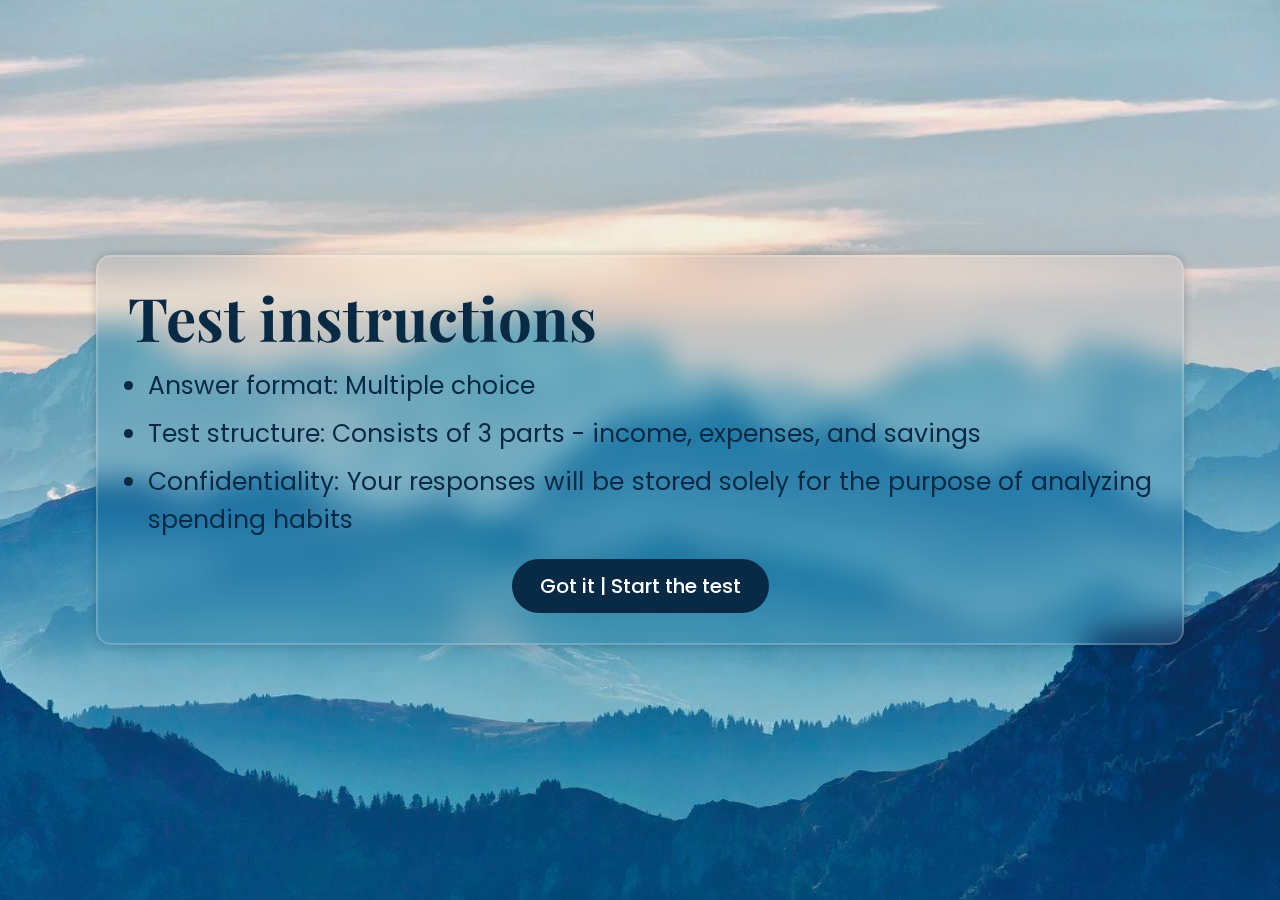
<file: instructiontest.html>
<!DOCTYPE html>
<html lang="vi">
    <head>
        <meta charset="UTF-8">
        <meta name="viewport" content="width=device-width, initial-scale=1">
        <title>Home</title>
        <link rel="icon" type="image/png" sizes="16x16" href="images/ava.png">
        <link rel="stylesheet" href="style1.css">
    </head>
    <body>
        <div class="instructions-bf-test">
            <h1>Test instructions</h1>
            <ul>
                <li>Answer format: Multiple choice</li>
                <li>Test structure: Consists of 3 parts - income, expenses, and savings</li>
                <li>Confidentiality: Your responses will be stored solely for the purpose of analyzing spending habits</li>
            </ul>
            <a href="managing-expenses.html" class="btn">Got it | Start the test</a>
        </div>
        <script src="script.js"></script>
    </body>
</html>
</file>
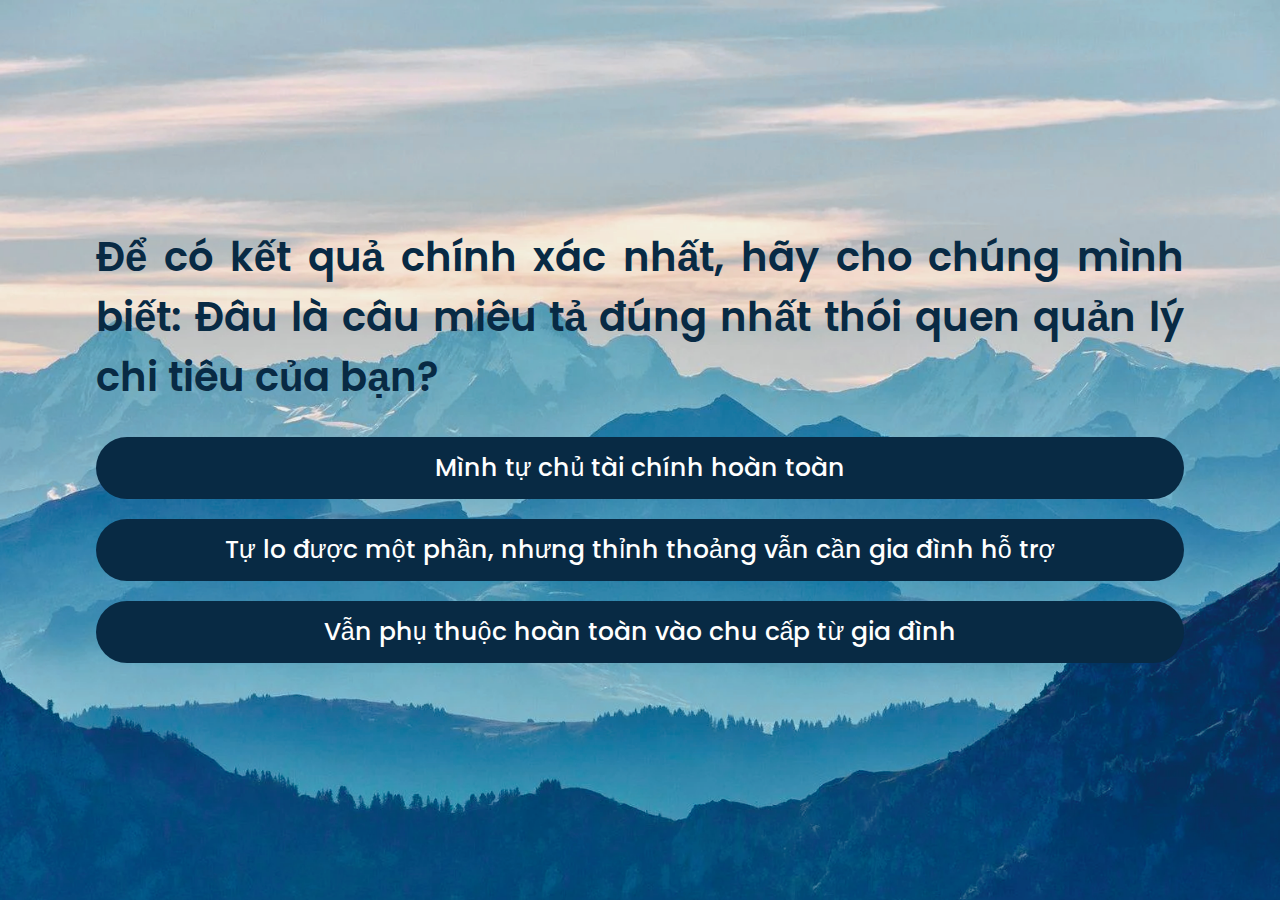
<file: managing-expenses.html>
<!DOCTYPE html>
<html lang="vi">
    <head>
        <meta charset="UTF-8">
        <meta charset="UTF-8">
        <meta name="viewport" content="width=device-width, initial-scale=1">
        <title>Managing</title>
        <link rel="icon" type="image/png" sizes="16x16" href="images/ava.png">
        <link rel="stylesheet" href="style1.css">
    </head>
    <body class="body1">
        <section class="classify">
            <h5 data-lang="classify-question">To provide you with the best experience and accurate results, we would like to know: when it comes to managing your expenses, which statement describes you best?</h5>
            <div class="answer-classify">
                <a href="independent.html" data-lang="inde">I'm financially independent</a>
                <a href="half-independent.html" data-lang="half-inde">I'm partly independent but still rely on others sometimes</a>
                <a href="dependent.html" data-lang="depe">I rely completely on others for financial support</a>
            </div>
        </section>
    </body>
    <script src="lang.js"></script>
</html>
</file>
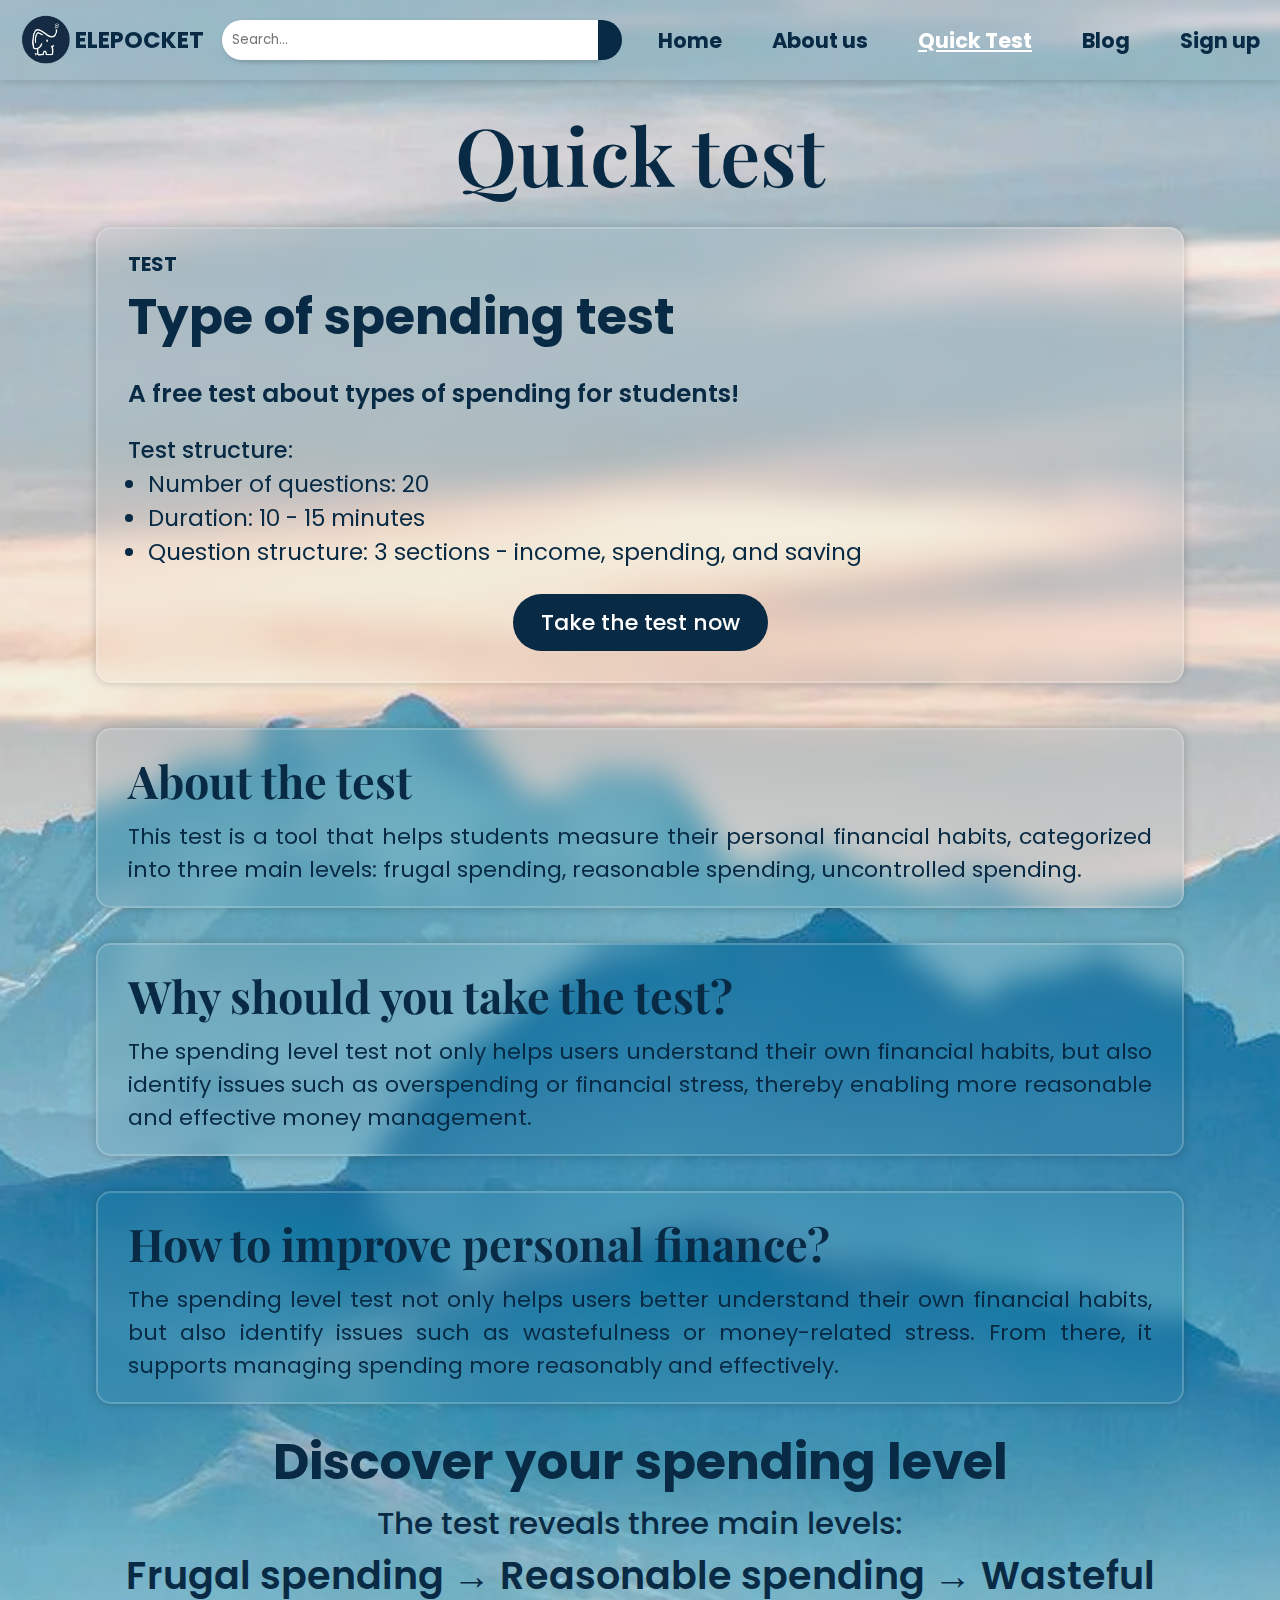
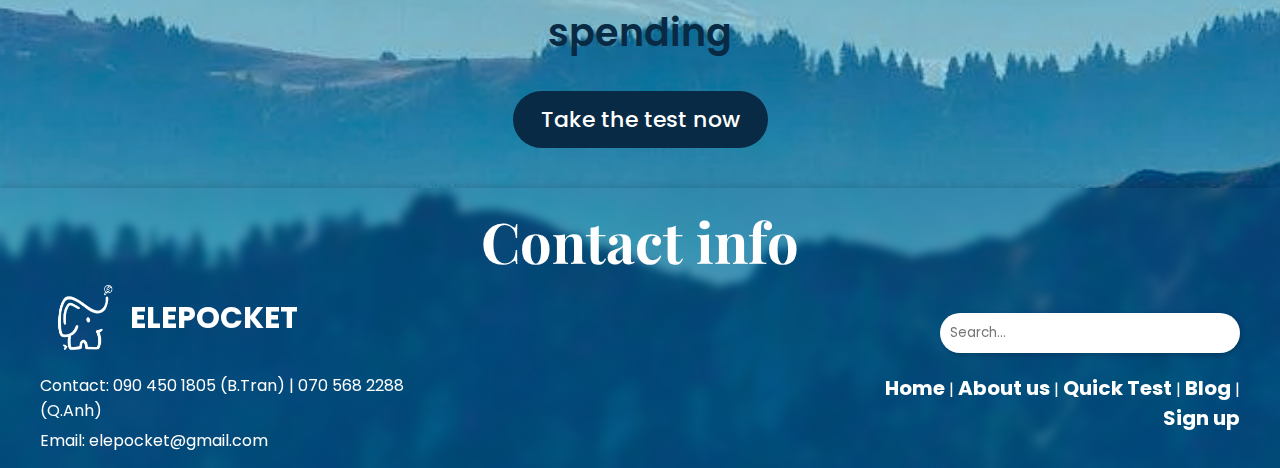
<file: quicktest.html>
<!DOCTYPE html>
<html lang="vi">
    <head>
        <meta charset="UTF-8">
        <meta name="viewport" content="width=device-width, initial-scale=1">
        <title>Quick test</title>
        <link rel="icon" type="image/png" sizes="16x16" href="images/ava.png">
        <link rel="stylesheet" href="style1.css">
    </head>
    <body>
        <header class="navbar">
            <div class="logo-name">
                <img src="images/ava.png" alt="Logo ELEPOCKET" class="logo">
                <a href="/home.html">
                    <span class="name">ELEPOCKET</span>
                </a>
            </div>
            <div class="search-box">
                <input type="text" placeholder="Search...">
                <button type="button"></button>
            </div>
            <nav class="menu">
                <a href="/home.html">Home</a>
                <a href="/aboutus.html">About us</a>
                <a href="/quicktest.html" class="quicktest">Quick Test</a>
                <a href="/blog.html">Blog</a>
                <a href="/signup.html">Sign up</a>
            </nav>
        </header>
        <section class="q-test">
            <h3 class="title-quicktest">Quick test</h3>
            <div class="theme-box-quicktest">
                <h5>TEST</h5>
                <h2>Type of spending test</h2>
                <h3>A free test about types of spending for students!</h3>
                <div class="instructions">
                    <h4>Test structure:</h4>
                    <ul>
                        <li>Number of questions: 20</li>
                        <li>Duration: 10 - 15 minutes</li>
                        <li>Question structure: 3 sections - income, spending, and saving</li>
                    </ul>
                </div>
                <a href="instructiontest.html" class="btn">Take the test now</a>
            </div>
        </section>
        <section class="info-test">
            <div class="theme-box-info-1">
                <h3>About the test</h3>
                <p>This test is a tool that helps students measure their personal financial habits, categorized into three main levels: frugal spending, reasonable spending, uncontrolled spending.</p>
            </div>
            <div class="theme-box-info-2">
                <h3>Why should you take the test?</h3>
                <p>The spending level test not only helps users understand their own financial habits, but also identify issues such as overspending or financial stress, thereby enabling more reasonable and effective money management.</p>
            </div>
            <div class="theme-box-info-3">
                <h3>How to improve personal finance?</h3>
                <p>The spending level test not only helps users better understand their own financial habits, but also identify issues such as wastefulness or money-related stress. From there, it supports managing spending more reasonably and effectively.</p>
            </div>
            <div class="discover-spending">
                <h3>Discover your spending level</h3>
                <h5>The test reveals three main levels:</h5>
                <h4>Frugal spending → Reasonable spending → Wasteful spending</h4>
                <a href="instructiontest.html" class="btn">Take the test now</a>
            </div>
        </section>
        <footer class="contact-info">
            <div class="contact-left">
                <div class="logo-name">
                    <img src="images/white-ava.png  " alt="Logo ELEPOCKET" class="logo">
                    <a href="/home.html">
                        <span class="name">ELEPOCKET</span>
                    </a>
                </div>
                <div class="phone-email">
                    <p>Contact: 090 450 1805 (B.Tran) | 070 568 2288 (Q.Anh)</p>
                    <p>Email: <a href="mailto:elepocket@gmail.com">elepocket@gmail.com</a></p>
                </div>
            </div>
            <div class="contact-center">
                <h3>Contact info</h3>
            </div>
            <div class="contact-right">
                <input type="text" placeholder="Search...">
                <nav class="menu">
                    <a href="/home.html">Home</a> |
                    <a href="/aboutus.html">About us</a> |
                    <a href="/quicktest.html">Quick Test</a> |
                    <a href="/blog.html">Blog</a> |
                    <a href="/signup.html">Sign up</a>
                </nav>
            </div>
        </footer>
    </body>
</html>
</file>
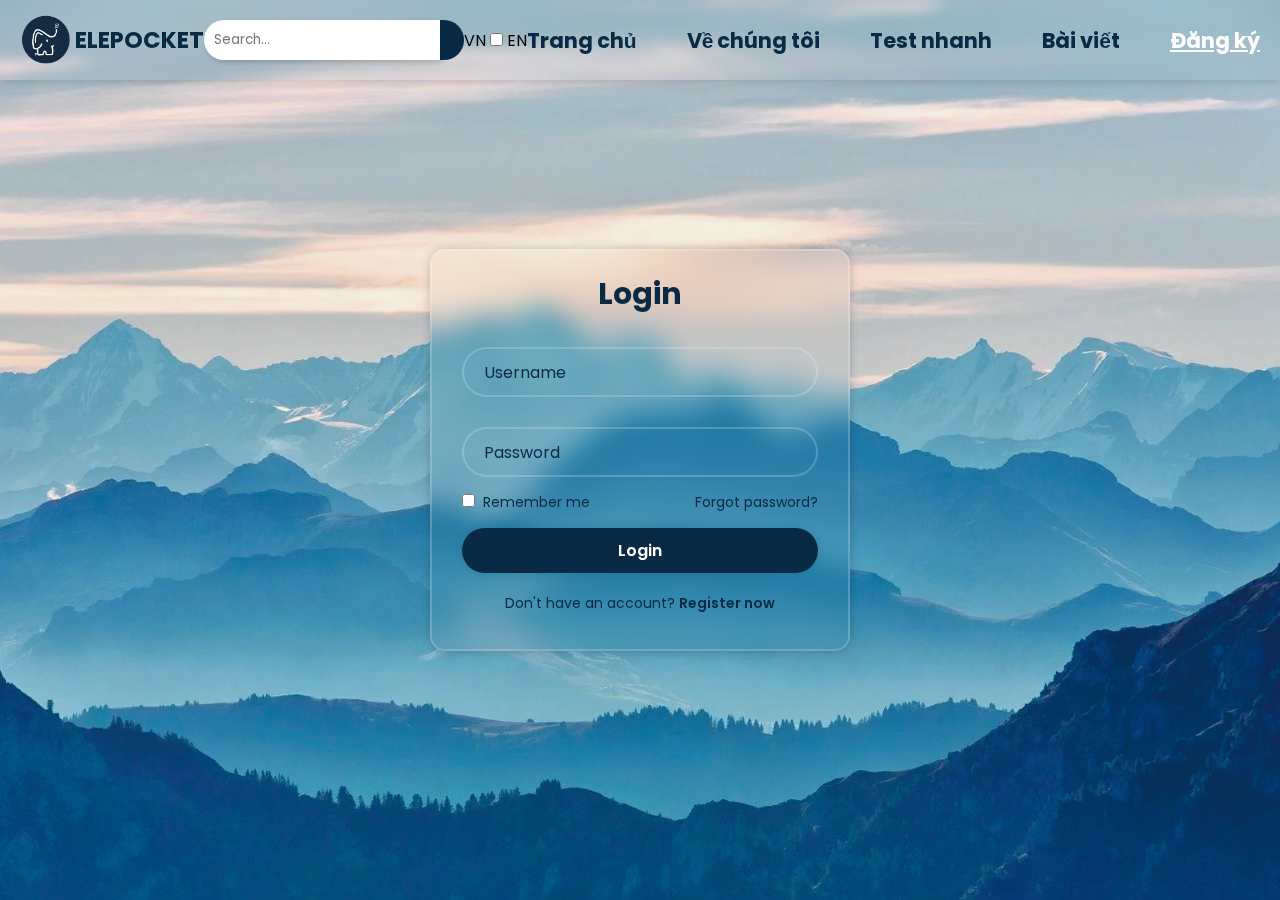
<file: signin.html>
<!DOCTYPE html>
<html lang="vi">
    <head>
        <meta charset="UTF-8">
        <meta name="viewport" content="width=device-width, initial-scale=1">
        <title>Sign in</title>
        <link rel="icon" type="image/png" sizes="16x16" href="images/ava.png">
        <link rel="stylesheet" href="style1.css">
    </head>
    <body>
        <header class="navbar">
            <div class="logo-name">
                <img src="images/ava.png" alt="Logo ELEPOCKET" class="logo">
                <a href="index.html">
                    <span class="name">ELEPOCKET</span>
                </a>
            </div>
            <div class="search-box">
                <input type="text" placeholder="Search...">
                <button type="button"></button>
            </div>
            <div class="lang-switch-wrapper">
                <span class="lang-label">VN</span>
                <label class="switch">
                    <input type="checkbox" id="language-toggle">
                    <span class="slider round"></span>
                </label>
                <span class="lang-label">EN</span>
            </div>
            <nav class="menu">
                <a href="index.html" data-lang="nav-home">Home</a>
                <a href="aboutus.html" data-lang="nav-about">About us</a>
                <a href="quicktest.html" data-lang="nav-quicktest">Quick Test</a>
                <a href="blog.html" data-lang="nav-blog">Blog</a>
                <a href="signup.html" class="signup" data-lang="nav-signup">Sign up</a>
            </nav>
        </header>
        <div class="login-box">
            <form action="">
                <h1>Login</h1>
                <div class="input-box">
                    <input type="text" placeholder="Username" required>
                    <i class='bx bxs-user'></i>
                </div>
                <div class="input-box">
                    <input type="password" placeholder="Password" required>
                    <i class='bx bxs-lock-alt'></i>
                </div>
                <div class="remember-forgot">
                    <label><input type="checkbox">Remember me</label>
                    <a href="#">Forgot password?</a>
                </div>
                <button type="submit" class="btn">Login</button>
                <div class="register-link">
                    <p>Don't have an account? <a href="signup.html">Register now</a></p>
                </div>
            </form>
        </div>
        <script src="lang.js"></script>
    </body>
</html>
</file>
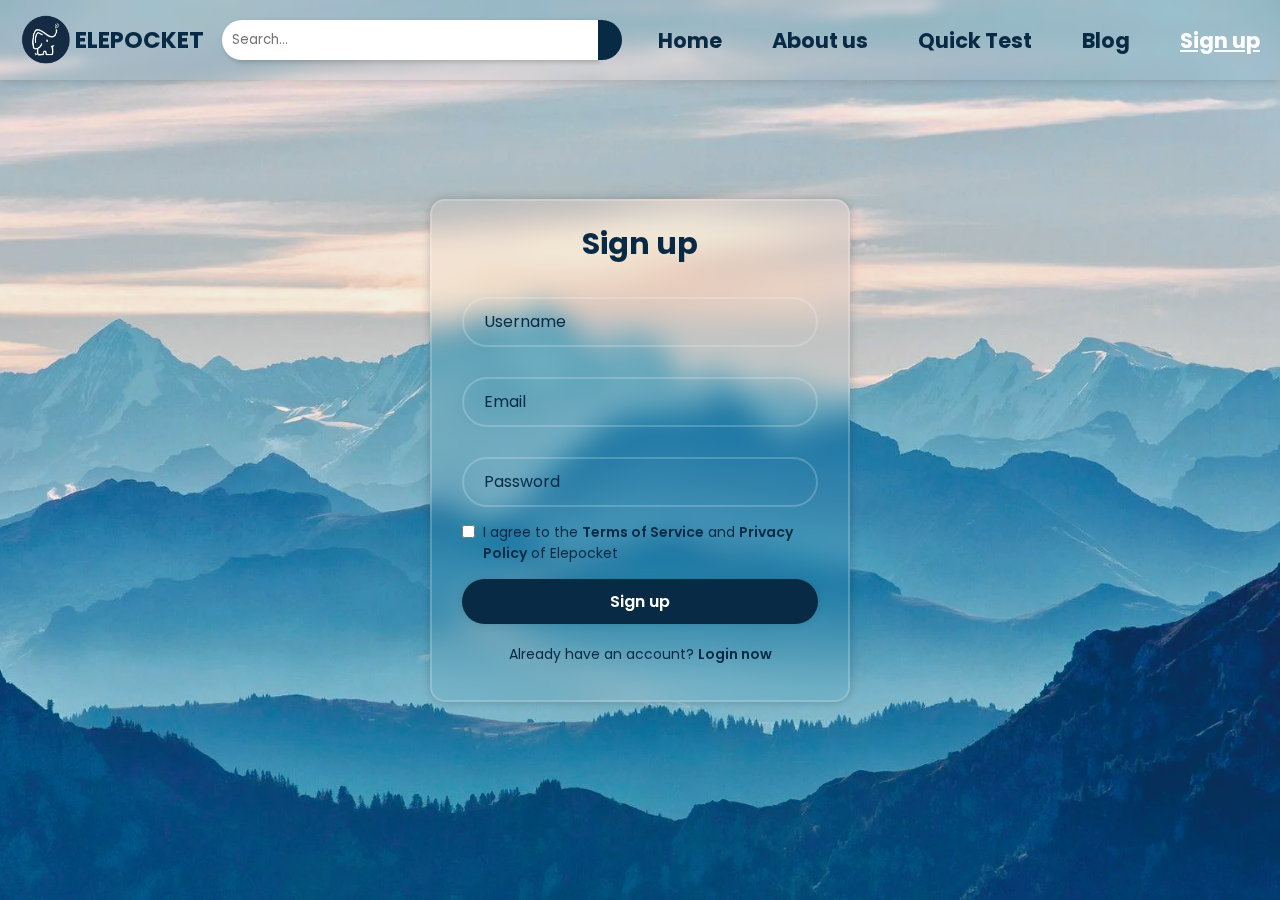
<file: signup.html>
<!DOCTYPE html>
<html lang="vi">
    <head>
        <meta charset="UTF-8">
        <meta name="viewport" content="width=device-width, initial-scale=1">
        <title>Sign up</title>
        <link rel="icon" type="image/png" sizes="16x16" href="images/ava.png">
        <link rel="stylesheet" href="style1.css">
    </head>
    <body>
        <header class="navbar">
            <div class="logo-name">
                <img src="images/ava.png" alt="Logo ELEPOCKET" class="logo">
                <a href="index.html">
                    <span class="name">ELEPOCKET</span>
                </a>
            </div>
            <div class="search-box">
                <input type="text" placeholder="Search...">
                <button type="button"></button>
            </div>
            <nav class="menu">
                <a href="index.html">Home</a>
                <a href="aboutus.html">About us</a>
                <a href="quicktest.html">Quick Test</a>
                <a href="blog.html">Blog</a>
                <a href="signup.html" class="signup">Sign up</a>
            </nav>
        </header>
        <div class="login-box">
            <form action="">
                <h1>Sign up</h1>
                <div class="input-box">
                    <input type="text" placeholder="Username" required>
                    <i class='bx bxs-user'></i>
                </div>
                <div class="input-box">
                    <input type="email" placeholder="Email" required>
                    <i class='bx bxs-user'></i>
                </div>
                <div class="input-box">
                    <input type="password" placeholder="Password" required>
                    <i class='bx bxs-lock-alt'></i>
                </div>
                <div class="agreement">
                    <input type="checkbox" id="terms">
                    <label for="terms">
                        <span>I agree to the <a href="#">Terms of Service</a> and <a href="#">Privacy Policy</a> of Elepocket</span>
                    </label>
                </div>
                <button type="submit" class="btn">Sign up</button>
                <div class="register-link">
                    <p>Already have an account? <a href="/signin.html">Login now</a></p>
                </div>
            </form>
        </div>
    </body>
</html>
</file>
<file: style1.css>
@import url("https://fonts.googleapis.com/css2?family=Lobster+Two:ital,wght@0,400;0,700;1,400;1,700&family=Poppins:ital,wght@0,100;0,200;0,300;0,400;0,500;0,600;0,700;0,800;0,900;1,100;1,200;1,300;1,400;1,500;1,600;1,700;1,800;1,900&display=swap");
@import url("https://fonts.googleapis.com/css2?family=Lora:ital,wght@0,400..700;1,400..700&family=Playfair+Display:ital,wght@0,400..900;1,400..900&display=swap");
@import url('https://fonts.googleapis.com/css2?family=TikTok+Sans:opsz,wght@12..36,300..900&display=swap');

* {
    margin: 0;
    padding: 0;
    box-sizing: border-box;
    font-family: "Poppins", sans-serif;
}

/*---------------------*/
/* BODY AND BACKGROUND */
/*---------------------*/

body {
    display: flex;
    min-height: 100vh;
    background: url('images/Draft\ Web.png') no-repeat;
    background-size: cover;
    background-position: center;
    flex-direction: column;
}

/*---------------------*/
/* NAVBAR */
/*---------------------*/

.navbar {
    width: 100%;
    position: fixed;
    display: flex;
    align-items: center;
    justify-content: space-between;
    padding: 15px 20px;
    background-color: transparent;
    backdrop-filter: blur(5px);
    box-shadow: 0 0 10px rgba(0, 0, 0, 0.2);
    z-index: 100;
}

.navbar .logo-name {
    display: flex;
    align-items: center;
    gap: 5px;
}

.logo-name .logo {
    height: 50px;
    width: auto;
    object-fit: contain;
}

.logo-name a {
    text-decoration: none;
}

.logo-name .name {
    font-size: 23px;
    font-weight: bold;
    color: #082a44;
}

.navbar .search-box {
    flex: 1;
    display: flex;
    max-width: 400px;
    margin: 0 auto;
}

.search-box input {
    width: 100%;
    padding: 8px;
    border-radius: 20px 0 0 20px;
    border: 2px solid rgba(255, 255, 255, 0.2);
    box-shadow: 2px 2px 5px rgba(0,0,0,0.2);
}

.search-box button {
    background: #082a44;
    border: none;
    padding: 8px 12px;
    border-radius: 0 20px 20px 0;
    cursor: pointer;
}

.navbar .menu {
    display: flex;
    gap: 50px;
    margin-left: auto;
    align-items: center;  /* căn giữa theo chiều dọc */
}

.navbar .menu a {
    text-decoration: none;
    color: #082a44;
    font-weight: bold;
    font-size: 21px;
    position: relative;
    transition: transform 0.2s ease, text-shadow 0.2s ease;
}

.navbar .menu a:hover {
    text-decoration: underline;
    transform: translateY(-3px);  
    text-shadow: 0 1px 3px rgba(0, 0, 0, 0.2); 
}

.menu a.signup {
    color: #fff;
    text-decoration: underline;
}

.menu a.home {
    color: #fff;
    text-decoration: underline;
}

.menu a.quicktest {
    color: #fff;
    text-decoration: underline;
}

.menu a.blog {
    color: #fff;
    text-decoration: underline;
}

.menu a.aboutus {
    color: #fff;
    text-decoration: underline;
}

/*---------------------*/
/* HOME */
/*---------------------*/

.center {
    position: absolute;
    top: 50%;
    left: 50%;
    transform: translate(-50%, -50%);
    text-align: center;
    color: #fff;
}

.center h1 {
    color: #fff;
    font-size: 90px;
    font-weight: 750;
    text-shadow: 0 4px 10px rgba(0, 0, 0, 0.3);
    transition: transform 0.3s ease, text-shadow 0.3s ease;
}

.center h1 a {
    text-decoration: none;
    color: #fff
}

.center h1:hover {
    transform: translateY(-2px);  
    text-shadow: 0 8px 15px rgba(0, 0, 0, 0.5); 
}

.center h3 {
    font-size: 40px;
    font-weight: 600;
    white-space: normal;
}

@media (min-width: 650px) {
    .center h3 {
        white-space: nowrap; /* ép slogan luôn 1 hàng */
    }
}

.center h5 {
    font-size: 25px;
    font-weight: 500;
    margin-top: 10px;
}

.center .btn {
    font-size: 20px;
    font-weight: 500;
    padding: 12px 28px;
    border-radius: 100px;
    background: #082a44;
    color: white;
    border: none;
    cursor: pointer;
    text-decoration: none;
    display: block;
    text-align: center;
    width: fit-content;
    margin: 20px auto;
    transition: transform 0.2s ease, text-shadow 0.2s ease;
}

.center .btn:hover {
    transform: translateY(-2px);  
    text-shadow: 0 4px 10px rgba(0, 0, 0, 0.1); 
}

/* ABOUT US */
.elephant {
    position: relative;
    width: 100%;
    height: 600px;
    overflow: hidden;
}

.elephant .ele {
    width: 100%;
    height: 100%;
    object-fit: cover;
    display: block;
    filter: brightness(50%) hue-rotated(170deg) saturate(20%);
    z-index: 0;
}

.elephant::after {
  content: "";
  position: absolute;
  inset: 0;
  background: rgba(24, 125, 197, 0.361); 
  pointer-events: none; 
}

.elephant .title-aboutus {
    font-family: 'Playfair Display', serif;
    font-size: 80px;
    font-weight: 600;
    color: #082a44;
    position: absolute;
    top: 32%;
    left: 20%;
    transform: translate(-50%, -50%);
    z-index: 2;
    display: inline-block;
    text-align: center;
}

.quote {
    color: #082a44;
    text-align: center;
    margin-top: 40px;
}

.quote p {
    font-size: 28px;
    font-weight: 400;
}

.quote p .highlight {
    font-weight: 700;
}
    
.info-ele {
    color: #082a44;
    margin: 40px auto 40px auto;
}

.info-ele h4 {
    font-family: 'Playfair Display', serif;
    font-size: 55px;
    font-weight: 700;
}

.info-ele p {
    font-size: 22px;
    font-weight: 400;
    margin-top: 10px;
}

.info-ele .highlight {
    font-weight: 700;
}

.info-ele .about-us, .about-the-name, .vision-message {
    width: 85%;
    background-color: transparent;
    border: 2px solid rgba(255, 255, 255, 0.2);
    backdrop-filter: blur(15px);
    box-shadow: 0 0 10px rgba(0, 0, 0, 0.2);
    color: #082a44;
    border-radius: 15px;
    padding: 20px 30px;
    text-align: justify;
}

.info-ele .about-us, .about-the-name {
    margin: 0px auto 35px auto;
}

.info-ele .vision-message {
    margin: 0px auto 10px auto;
}

/*---------------------*/
/* QUICK TEST */
/*---------------------*/

.q-test .title-quicktest {
    font-family: 'Playfair Display', serif;
    font-size: 80px;
    font-weight: 600;
    position: relative;
    margin-top: 100px;    /* đẩy xuống dưới navbar */
    text-align: center;
    color: #082a44;
}

.theme-box-quicktest {
    margin: auto;
    margin-top: 20px ;
    width: 85%;
    background-color: transparent;
    border: 2px solid rgba(255, 255, 255, 0.2);
    backdrop-filter: blur(15px);
    box-shadow: 0 0 10px rgba(0, 0, 0, 0.2);
    color: #082a44;
    border-radius: 15px;
    padding: 20px 30px;
}

.theme-box-quicktest h5 {
    font-size: 20px;
}

.theme-box-quicktest h4 {
    font-weight: 500;
    margin-top: 20px;
}

.theme-box-quicktest h3 {
    font-size: 25px;
    font-weight: 530;
    margin-top: 20px;
}

.theme-box-quicktest h2 {
    font-size: 50px;
    font-weight: 700;
}

.theme-box-quicktest .instructions {
    font-size: 23px;
}

.theme-box-quicktest li {
    margin-left: 20px;
}

.theme-box-quicktest .btn {
    font-size: 22px;
    font-weight: 500;
    padding: 12px 28px;
    border-radius: 100px;
    background: #082a44;
    color: white;
    border: none;
    cursor: pointer;
    text-decoration: none;
    display: block;
    text-align: center;
    width: fit-content;
    margin: 25px auto 10px auto;
    transition: transform 0.2s ease, text-shadow 0.2s ease;
}

.theme-box-quicktest .btn:hover {
    transform: translateY(-2px);  
    text-shadow: 0 4px 10px rgba(0, 0, 0, 0.1); 
}

.info-test {
    width: 85%;
    margin: 30px auto 0 auto;
    display: flex;
    flex-wrap: wrap;
    justify-content: space-between; /* Tạo khoảng cách đều nhau */
    gap: 20px;
}

.info-test .theme-box-info-1, .theme-box-info-2, .theme-box-info-3 {
    flex: 0 0 1;
    background: transparent;
    border: 2px solid rgba(255, 255, 255, 0.2);
    backdrop-filter: blur(15px);
    box-shadow: 0 0 10px rgba(0, 0, 0, 0.2);
    color: #082a44;
    border-radius: 15px;
    padding: 20px 30px;
    margin-top: 15px;
}

.theme-box-info-1 h3, .theme-box-info-2 h3, .theme-box-info-3 h3 {
    font-family: 'Playfair Display', serif;
    font-size: 45px;
    font-weight: 700;
}

.theme-box-info-1 p, .theme-box-info-2 p, .theme-box-info-3 p {
    font-size: 22px;
    font-weight: 400;
    text-align: justify;
    margin-top: 10px;
}

.info-test .discover-spending {
    flex: 1 1 100%;
    text-align: center;
    color: #082a44;
}

.discover-spending h3 {
    font-size: 50px;
    font-weight: 700;
}

.discover-spending h4 {
    font-size: 38px;
    font-weight: 600;
}

.discover-spending h5 {
    font-size: 31px;
    font-weight: 500;
}

.info-test .discover-spending .btn {
    font-size: 22px;
    font-weight: 500;
    padding: 12px 28px;
    border-radius: 100px;
    background: #082a44;
    color: white;
    border: none;
    cursor: pointer;
    text-decoration: none;
    display: inline-block;
    text-align: center;
    width: fit-content;
    margin: 30px auto 40px auto;
    transition: transform 0.2s ease, text-shadow 0.2s ease;
}

.info-test .btn:hover {
    transform: translateY(-2px);  
    text-shadow: 0 4px 10px rgba(0, 0, 0, 0.1); 
}

.contact-info {
    width: 100%;
    display: flex;
    justify-content: space-between;
    padding: 15px 20px;
    background-color: transparent;
    backdrop-filter: blur(5px);
    box-shadow: 0 0 10px rgba(0, 0, 0, 0.2);
    z-index: 100;
    min-height: 260px;
}

.contact-left, .contact-center, .contact-right {
    flex: 1;
    text-align: center;
    color: white;
}

.contact-left {
    text-align: left;
    padding-top: 70px;
    margin-left: 20px;
}

.contact-left .logo-name {
    display: flex;
    align-items: center;
}

.contact-left .logo-name .logo {
    height: 90px;
    width: auto;
}

.contact-left .logo-name .name {
    color: white;
    font-size: 30px;
}

.contact-left .phone-email {
    margin-top: 10px;
}

.contact-left .phone-email p {
    margin-top: 5px;
}

.contact-left p a {
    text-decoration: none;
    color: white;
}

.contact-left p a:hover {
    text-decoration: underline;
}

.contact-center {
    display: flex;
    align-items: flex-start;
    justify-content: center;
}

.contact-center h3 {
    font-size: 56px;
    font-family: 'Playfair Display', serif;
    margin: 0;
}

.contact-right {
    text-align: right;
    padding-top: 110px;
    margin-right: 20px;
}

.contact-right .menu {
    margin-top: 20px;
}

.contact-right .menu a {
    text-decoration: none;
    color: white;
    font-weight: bold;
    font-size: 20px;
    position: relative;
}

.contact-right .menu a:hover {
    text-decoration: underline;
}

.contact-right input {
    padding: 8px;
    border-radius: 20px;
    border: 2px solid rgba(255, 255, 255, 0.2);
    box-shadow: 2px 2px 5px rgba(0,0,0,0.2);
    width: 300px;
}

/*---------------------*/
/* INSTRUCTIONS BEFORE TEST */
/*---------------------*/

.instructions-bf-test {
    display: flex;
    flex-direction: column;
    justify-content: center;  
    margin: auto;
    width: 85%;
    background-color: transparent;
    border: 2px solid rgba(255, 255, 255, 0.2);
    backdrop-filter: blur(15px);
    box-shadow: 0 0 10px rgba(0, 0, 0, 0.2);
    color: #082a44;
    border-radius: 15px;
    padding: 20px 30px;
}

.instructions-bf-test h1 {
    font-family: 'Playfair Display', serif;
    font-size: 60px;
}

.instructions-bf-test ul {
    font-size: 25px;
    font-weight: 400;
    padding-left: 20px;
    text-align: justify;
}

.instructions-bf-test ul li {
    margin-top: 10px;
}

.instructions-bf-test .btn {
    font-size: 20px;
    font-weight: 500;
    padding: 12px 28px;
    border-radius: 100px;
    background: #082a44;
    color: white;
    border: none;
    cursor: pointer;
    text-decoration: none;
    display: block;
    text-align: center;
    width: fit-content;
    margin: 20px auto 10px auto;
    transition: transform 0.2s ease, text-shadow 0.2s ease;
}

.instructions-bf-test .btn:hover {
    transform: translateY(-2px);  
    text-shadow: 0 4px 10px rgba(0, 0, 0, 0.1); 
}

/*---------------------*/
/* MANAGING */
/*---------------------*/

.classify {
    position: absolute;
    top: 50%;
    left: 50%;
    transform: translate(-50%, -50%);
    text-align: justify;
    width: 85%;
    color: #082a44;
}

.classify h5 {
    font-size: 40px;
    font-weight: 600;
    margin-bottom: 30px;
}

.classify .answer-classify {
    font-size: 30px;
    font-weight: 400;
}

.classify a {
    font-size: 25px;
    font-weight: 500;
    padding: 12px 28px;
    border-radius: 100px;
    background: #082a44;
    color: white;
    border: none;
    cursor: pointer;
    text-decoration: none;
    display: block;
    text-align: center;
    margin: 20px auto 10px auto;
    transition: transform 0.2s ease, text-shadow 0.2s ease;
}

.classify a:hover {
    transform: translateY(-2px);  
    text-shadow: 0 4px 10px rgba(0, 0, 0, 0.1); 
}

/*---------------------*/
/* MAIN TEST */
/*---------------------*/

.body1 {
    background: url('images/Draft\ Web.png') no-repeat center center / cover;
    display: flex;
    flex-direction: column;
    justify-content: left;
    color: #082a44;
    flex-wrap: wrap;
}

.body1 .main-test {
    font-family: 'Playfair Display', serif;
    font-size: 80px;
    font-weight: 600;
    position: relative;    
    margin-top: 70px;
    margin-left: 89px;
    text-align: left;
    color: #082a44;
}

.body1 .container {
    flex: 1;
    max-width: 72%;
    padding: 30px 30px 30px 50px;
}

.question1, .question2, .question3, .question4, .question5, .question6, .question7, .question8, .question9, .question10 {
    background: #082a44; 
    color: white; 
    font-weight: bold; 
    width: 40px; 
    height: 40px; 
    display: flex; 
    justify-content: center; 
    align-items: center; 
    border-radius: 50%; 
    margin: 30px 0 15px 0;
}

.question-box .income p, .expenditure p, .savings p {
    font-family: "TikTok Sans", sans serif;
    font-size: 25px;
    font-weight: 650;
    margin-bottom: 10px;
}

.question-box .slider-container {
    margin-top: 10px;
}

input[type=range] { 
    width: 100%; 
}

.slider-labels {
    font-size: 18px;
    font-weight: 600;
    display: flex;
    justify-content: space-between;
}

.question-choice {
    width: auto;
    position: fixed;
    top: 63%;
    right: 50px;
    transform: translateY(-100%);
    background: rgba(255, 255, 255, 0.1); 
    background-color: transparent;
    backdrop-filter: blur(15px);
    box-shadow: 0 0 10px rgba(0, 0, 0, 0.2);
    border-radius: 15px;
    padding: 20px 30px;
    color: #082a44;
    z-index: 1000;
}

@media (max-width: 900px) {
    .question-choice {
        width: 40%;
        position: fixed;
        top: 63%;
        margin: 20px auto;
    }
}

.question-choice h5 {
    text-align: left;
    font-size: 15px;
}

.question-choice h2 {
    text-align: left;
    font-size: 25px;
}

.grid { 
    display: grid; 
    grid-template-columns: repeat(auto-fit, minmax(55px, 1fr));
    gap: 15px;
    justify-items: center;
    margin-top: 20px;
    width: 100%; 
} 

.grid button { 
    width: 55px; 
    height: 55px; 
    border: none; 
    border-radius: 50%; 
    background: #082a44; 
    color: white; 
    font-weight: 600;
    font-size: 15px; 
    cursor: pointer; 
    transition: 0.2s ease, text-shadow 0.2 ease;
} 

.grid button:hover {
    background: #4e8fe4;
    transform: scale(1.05)
}

.grid button.active { 
    background: #4e8fe4; 
} 

.submit-btn { 
    background: #082a44; 
    color: white; 
    border: none; 
    padding: 12px 28px;
    border-radius: 100px;
    font-size: 18px;
    font-weight: 500;
    cursor: pointer; 
    width: 100%;
    margin: 15px auto 0px auto;
    transition: transform 0.2s ease, text-shadow 0.2s ease;
}

.submit-btn:hover {
    transform: scale(1.02);
}

/*---------------------*/
/* MAIN TEST RESULTS */
/*---------------------*/

#resultType {
    font-family: TikTok Sans, sans-serif;
    font-size: 70px;
    font-weight: 700;
    color: #082a44;
    text-align: center;
    margin: 70px auto 50px auto;
    background: transparent;
    border: 2px solid rgba(255, 255, 255, 0.2);
    backdrop-filter: blur(15px);
    box-shadow: 0 0 10px rgba(0, 0, 0, 0.2);
    border-radius: 15px;
    padding: 20px 30px;
}

#resultDesc {
    font-family: TikTok Sans, sans-serif;
    font-size: 30px;
    font-weight: 500;
    color: #082a44;
    text-align: justify;
    margin: 0 70px 30px 70px;
}

#summary {
    font-family: TikTok Sans, sans-serif;
    font-size: 22px;
    font-weight: 500;
    color: #082a44;
    text-align: justify;
    margin: 0 70px 0 70px;
}

#needs, #wants, #savings {
    font-family: TikTok Sans, sans-serif;
    font-size: 20px;
    font-weight: 500;
    color: #082a44;
}

#spendingChart {
    max-width: 500px;
    width: 80%;
    height: auto;
    margin: 30px auto 50px; /* 150px để chừa chỗ cho footer */
}

/*---------------------*/
/* BLOG */
/*---------------------*/

.blog-img {
    position: relative;
    width: 100%;
    height: 600px;
    overflow: hidden;
}

.blog-img .stocks {
    width: 100%;
    height: 100%;
    object-fit: cover;
    display: block;
    filter: brightness(50%) hue-rotated(170deg) saturate(20%);
    z-index: 0;
}

.blog-img .title-blog {
    font-family: 'Playfair Display', serif;
    font-size: 80px;
    font-weight: 600;
    color: white;
    position: absolute;
    top: 32%;
    left: 18%;
    transform: translate(-50%, -50%);
    z-index: 2;
    display: inline-block;
    text-align: center;
}

.blog-img::after {
  content: "";
  position: absolute;
  inset: 0;
  background: rgba(24, 125, 197, 0.361); 
  pointer-events: none; 
}

/*---------------------*/
/* SIGN IN - SIGN UP */
/*---------------------*/

.login-box {
    margin: auto;
    width: 420px;
    background-color: transparent;
    border: 2px solid rgba(255, 255, 255, 0.2);
    backdrop-filter: blur(15px);
    box-shadow: 0 0 10px rgba(0, 0, 0, 0.2);
    color: #082a44;
    border-radius: 15px;
    padding: 20px 30px;
}

.login-box h1 {
    font-size: 30px;
    text-align: center;
}

.login-box .input-box {
    width: 100%;
    height: 50px;
    position: relative;
    margin: 30px 0;
}

.input-box input {
    width: 100%;
    height: 100%;
    background: transparent;
    border: none;
    outline: none;
    border: 2px solid rgba(255, 255, 255, 0.2);
    border-radius: 40px;
    font-size: 16px;
    color: #fff;
    padding: 20px 45px 20px 20px;
}

.input-box input::placeholder {
    color: #082a44;
}

.input-box i {
    position: absolute;
    right: 20px;
    top: 50%;
    transform: translate(-50%);
    font-size: 20px;
}

.login-box .remember-forgot {
    display: flex;
    justify-content: space-between;
    font-size: 14px;
    margin: -15px 0 15px;
}

.remember-forgot label input {
    margin-right: 8px;
}

.remember-forgot a {
    color: #082a44;
    text-decoration: none;
}

.login-box .agreement {
    display: flex;
    align-items: flex-start;
    font-size: 14px;
    margin: -15px 0 15px;
    text-align: left;
    cursor: pointer;
}

.agreement input {
    margin-right: 8px;
    margin-top: 3px;
}

.agreement a {
    text-decoration: none;
    color: #082a44;
    font-weight: 600;
}

.agreement a:hover {
    text-decoration: underline;
}

.login-box .btn {
    width: 100%;
    height: 45px;
    background: #082a44;
    border: none;
    outline: none;
    border-radius: 40px;
    box-shadow: 0 0 10px rgba(0, 0, 0, 0.1);
    cursor: pointer;
    font-size: 16px;
    color: white;
    font-weight: 600;
}

.login-box .register-link {
    text-align: center;
    font-size: 14px;
    margin: 20px 0 15px;
}

.login-box .register-link p a {
    color: #082a44;
    text-decoration: none;
    font-weight: 600;
}

.login-box .register-link p a:hover {
    text-decoration: underline;
}
</file>
